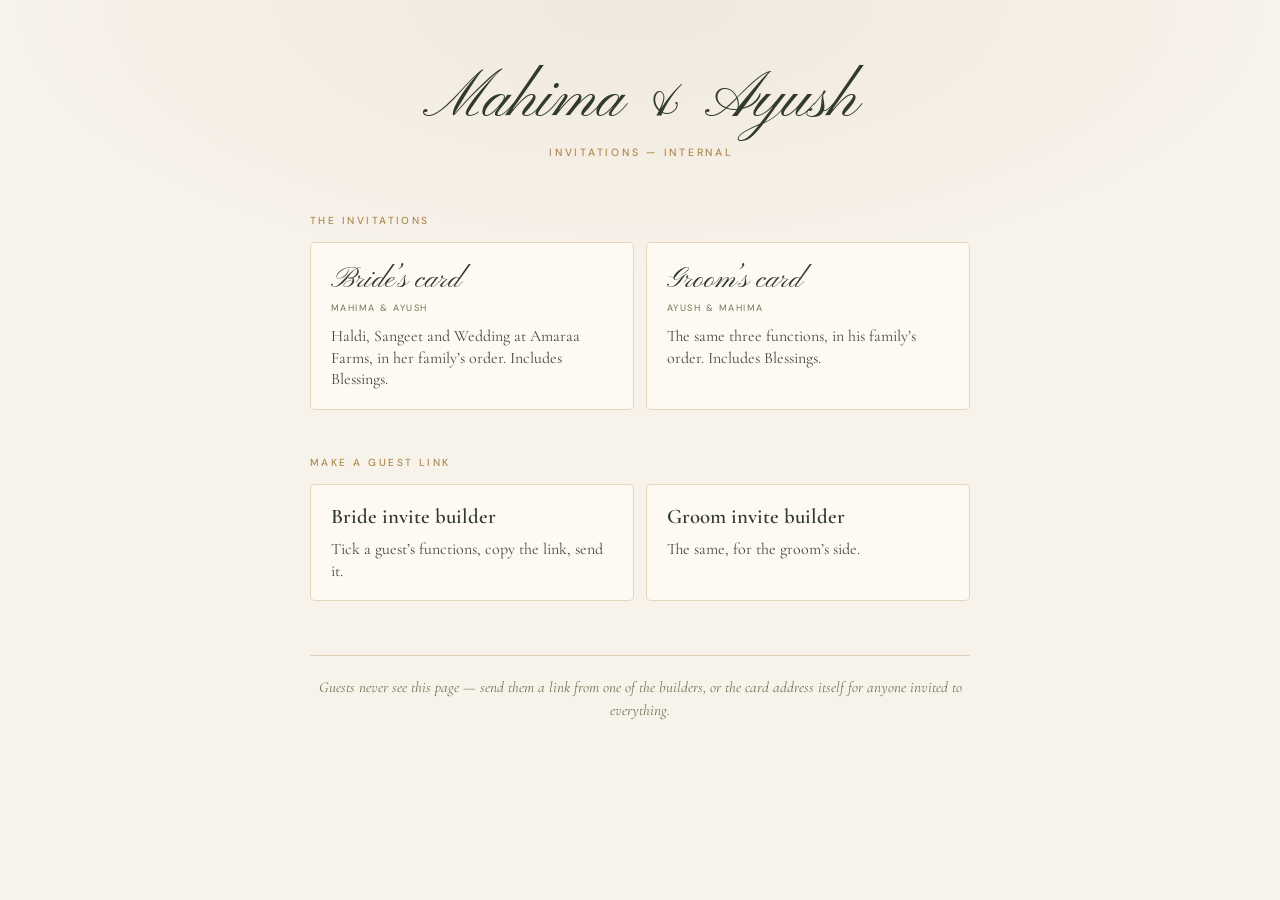
<file: index.html>
<!DOCTYPE html>
<html lang="en">
<head>
  <meta charset="UTF-8" />
  <meta name="viewport" content="width=device-width, initial-scale=1.0" />
  <!-- The way in for the family, not for guests: guests get a direct link
       to their own card. Nothing here should be indexed. -->
  <meta name="robots" content="noindex, nofollow" />
  <title>Mahima &amp; Ayush — invitations</title>

  <link rel="icon" type="image/png" sizes="32x32" href="favicon.png" />
  <link rel="apple-touch-icon" href="apple-touch-icon.png" />
  <link rel="preconnect" href="https://fonts.googleapis.com" />
  <link rel="preconnect" href="https://fonts.gstatic.com" crossorigin />
  <link href="https://fonts.googleapis.com/css2?family=Cormorant+Garamond:wght@400;500;600&family=DM+Sans:wght@400;500&family=Pinyon+Script&display=swap" rel="stylesheet" />

<style>
  :root {
    --ground: #f7f2ea;
    --deep:   #313b29;
    --ink:    #474936;
    --olive:  #6d7654;
    --gold:   #ae8950;
    --line:   rgba(174,137,80,.32);
    --sans:   "DM Sans", system-ui, -apple-system, "Segoe UI", sans-serif;
    --body:   "Cormorant Garamond", Georgia, serif;
    --script: "Pinyon Script", cursive;
  }
  * { box-sizing: border-box; }
  body {
    margin: 0;
    min-height: 100svh;
    padding: clamp(34px, 8vw, 68px) clamp(18px, 5vw, 34px) 60px;
    background:
      radial-gradient(ellipse 80% 50% at 50% 0%, rgba(174,137,80,.09), transparent 62%),
      var(--ground);
    color: var(--ink);
    font-family: var(--body);
    font-size: 17px;
    line-height: 1.5;
  }
  main { max-width: 660px; margin: 0 auto; }

  header { text-align: center; margin-bottom: clamp(30px, 6vh, 52px); }
  h1 {
    margin: 0;
    color: var(--deep);
    font-family: var(--script);
    font-weight: 400;
    font-size: clamp(2.8rem, 12vw, 4rem);
    line-height: 1.05;
  }
  .sub {
    margin: 10px 0 0;
    color: var(--gold);
    font-family: var(--sans);
    font-size: .66rem;
    font-weight: 500;
    letter-spacing: .26em;
    text-indent: .26em;
    text-transform: uppercase;
  }

  h2 {
    margin: 0 0 14px;
    color: var(--gold);
    font-family: var(--sans);
    font-size: .64rem;
    font-weight: 500;
    letter-spacing: .24em;
    text-transform: uppercase;
  }
  section + section { margin-top: clamp(30px, 5vh, 46px); }

  .grid { display: grid; gap: 12px; grid-template-columns: 1fr 1fr; }
  @media (max-width: 520px) { .grid { grid-template-columns: 1fr; } }

  .card {
    display: block;
    padding: 20px 20px 18px;
    border: 1px solid var(--line);
    border-radius: 5px;
    background: rgba(255,252,246,.8);
    text-decoration: none;
    transition: border-color .2s ease, background .2s ease, transform .2s ease;
  }
  .card:hover {
    border-color: rgba(174,137,80,.7);
    background: #fffdf9;
    transform: translateY(-2px);
  }
  .card-name {
    display: block;
    color: var(--deep);
    font-family: var(--script);
    font-size: 1.9rem;
    line-height: 1.15;
  }
  .card-what {
    display: block;
    margin-top: 4px;
    color: var(--olive);
    font-family: var(--sans);
    font-size: .58rem;
    letter-spacing: .16em;
    text-transform: uppercase;
  }
  .card-note {
    display: block;
    margin-top: 10px;
    color: var(--ink);
    font-size: 1rem;
    line-height: 1.35;
  }

  .tool .card-name { font-family: var(--body); font-size: 1.3rem; font-weight: 600; }

  footer {
    margin-top: clamp(36px, 6vh, 58px);
    padding-top: 20px;
    border-top: 1px solid var(--line);
    color: var(--olive);
    font-size: .95rem;
    font-style: italic;
    text-align: center;
  }
</style>
</head>
<body>
<main>
  <header>
    <h1>Mahima &amp; Ayush</h1>
    <p class="sub">Invitations — internal</p>
  </header>

  <section>
    <h2>The invitations</h2>
    <div class="grid">
      <a class="card" href="bride.html">
        <span class="card-name">Bride’s card</span>
        <span class="card-what">Mahima &amp; Ayush</span>
        <span class="card-note">Haldi, Sangeet and Wedding at Amaraa Farms, in her family’s order. Includes Blessings.</span>
      </a>
      <a class="card" href="groom.html">
        <span class="card-name">Groom’s card</span>
        <span class="card-what">Ayush &amp; Mahima</span>
        <span class="card-note">The same three functions, in his family’s order. Includes Blessings.</span>
      </a>
    </div>
  </section>

  <section>
    <h2>Make a guest link</h2>
    <div class="grid">
      <a class="card tool" href="bride-invite-builder.html">
        <span class="card-name">Bride invite builder</span>
        <span class="card-note">Tick a guest’s functions, copy the link, send it.</span>
      </a>
      <a class="card tool" href="groom-invite-builder.html">
        <span class="card-name">Groom invite builder</span>
        <span class="card-note">The same, for the groom’s side.</span>
      </a>
    </div>
  </section>

  <footer>
    Guests never see this page — send them a link from one of the builders,
    or the card address itself for anyone invited to everything.
  </footer>
</main>
</body>
</html>
</file>
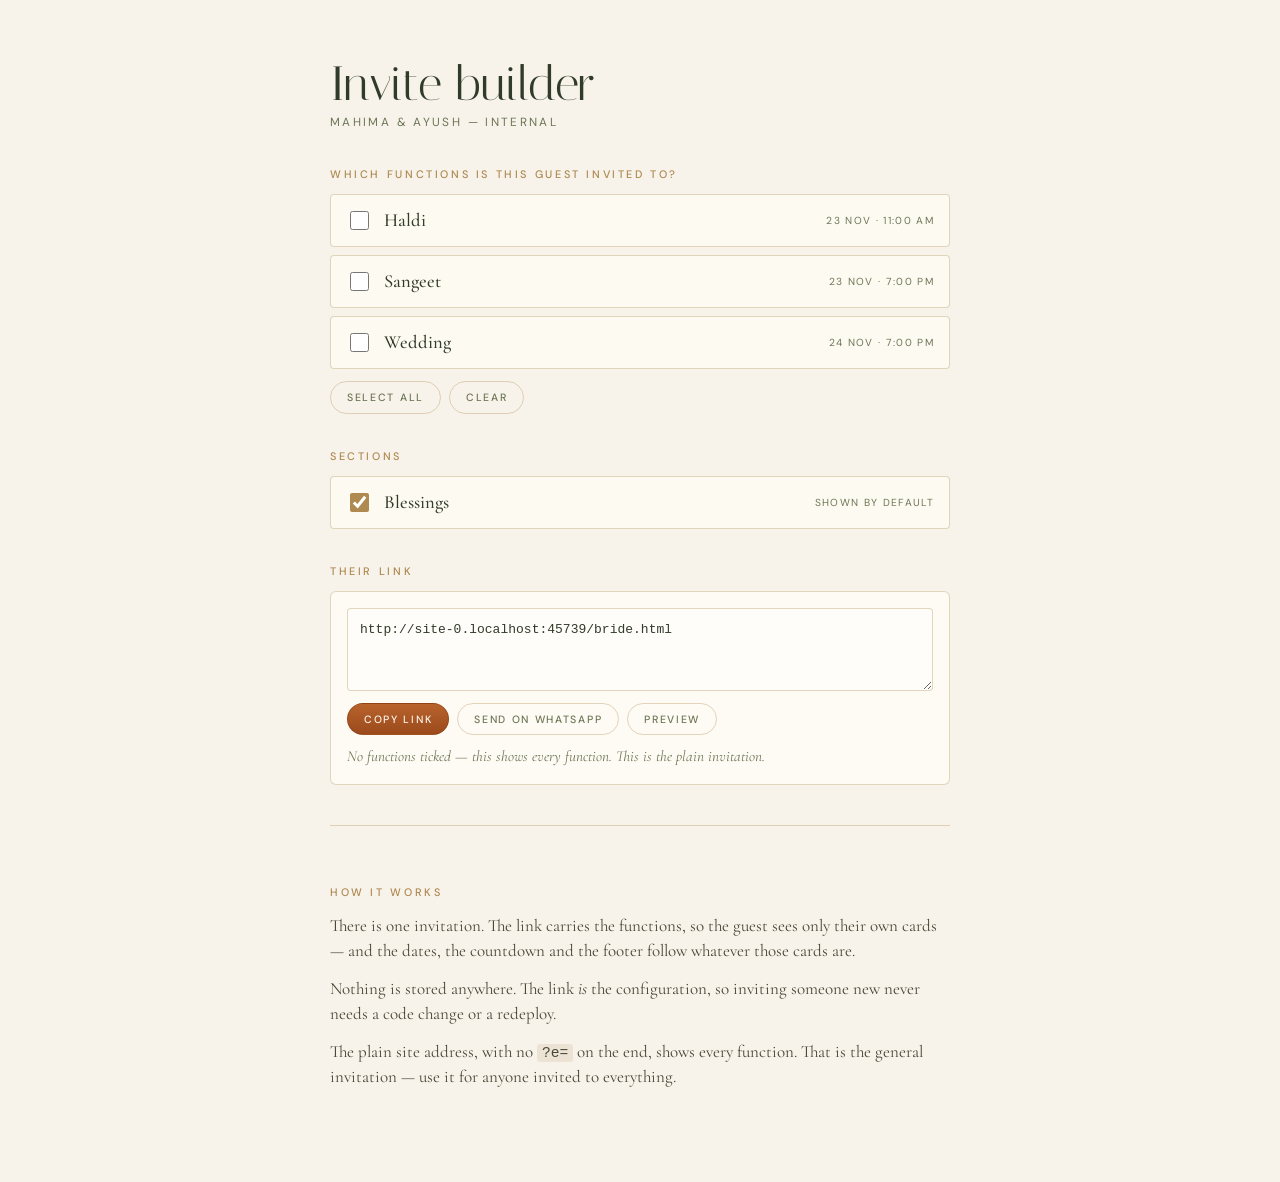
<file: bride-invite-builder.html>
<!DOCTYPE html>
<html lang="en">
<head>
  <meta charset="UTF-8" />
  <meta name="viewport" content="width=device-width, initial-scale=1.0" />
  <!-- Not for guests. Nothing links here, and this keeps it out of search
       results if anyone ever shares the URL by accident. -->
  <meta name="robots" content="noindex, nofollow" />
  <title>Invite builder — Mahima &amp; Ayush</title>

  <link rel="icon" type="image/png" sizes="32x32" href="favicon.png" />
  <link rel="preconnect" href="https://fonts.googleapis.com" />
  <link rel="preconnect" href="https://fonts.gstatic.com" crossorigin />
  <link href="https://fonts.googleapis.com/css2?family=Cormorant+Garamond:wght@400;500;600&family=DM+Sans:wght@400;500&family=Italiana&display=swap" rel="stylesheet" />

<style>
  :root {
    --ground: #f7f2ea;
    --deep:   #313b29;
    --ink:    #474936;
    --olive:  #6d7654;
    --gold:   #ae8950;
    --line:   rgba(174,137,80,.34);
    --sans:   "DM Sans", system-ui, -apple-system, "Segoe UI", sans-serif;
    --body:   "Cormorant Garamond", Georgia, serif;
  }
  * { box-sizing: border-box; }
  body {
    margin: 0;
    padding: clamp(28px, 6vw, 60px) clamp(18px, 5vw, 34px) 80px;
    background: var(--ground);
    color: var(--ink);
    font-family: var(--body);
    font-size: 17px;
    line-height: 1.5;
  }
  main { max-width: 620px; margin: 0 auto; }

  h1 {
    margin: 0 0 6px;
    color: var(--deep);
    font-family: Italiana, serif;
    font-weight: 400;
    font-size: clamp(2.2rem, 8vw, 3rem);
    line-height: 1;
  }
  .sub {
    margin: 0 0 34px;
    color: var(--olive);
    font-family: var(--sans);
    font-size: .74rem;
    letter-spacing: .2em;
    text-transform: uppercase;
  }
  h2 {
    margin: 34px 0 12px;
    color: var(--gold);
    font-family: var(--sans);
    font-size: .68rem;
    font-weight: 500;
    letter-spacing: .24em;
    text-transform: uppercase;
  }

  /* ── the function list ── */
  .events { display: grid; gap: 8px; }
  .evt {
    display: flex;
    align-items: center;
    gap: 12px;
    padding: 13px 15px;
    border: 1px solid var(--line);
    border-radius: 4px;
    background: rgba(255,252,246,.72);
    cursor: pointer;
    transition: border-color .18s ease, background .18s ease;
  }
  .evt:hover { border-color: rgba(174,137,80,.7); background: #fffdf9; }
  .evt input { width: 19px; height: 19px; accent-color: var(--gold); cursor: pointer; flex: none; }
  .evt-name { flex: 1; color: var(--deep); font-size: 1.16rem; font-weight: 500; line-height: 1.15; }
  .evt-when {
    color: var(--olive);
    font-family: var(--sans);
    font-size: .64rem;
    letter-spacing: .13em;
    text-transform: uppercase;
    text-align: right;
    white-space: nowrap;
  }

  .row { display: flex; flex-wrap: wrap; gap: 8px; margin-top: 12px; }
  button {
    padding: .55rem 1rem;
    border: 1px solid var(--line);
    border-radius: 999px;
    background: transparent;
    color: var(--olive);
    font-family: var(--sans);
    font-size: .66rem;
    font-weight: 500;
    letter-spacing: .16em;
    text-transform: uppercase;
    cursor: pointer;
    transition: background .18s ease, border-color .18s ease;
  }
  button:hover { background: rgba(174,137,80,.1); border-color: rgba(174,137,80,.6); }

  /* ── the result ── */
  .out {
    margin-top: 10px;
    padding: 16px;
    border: 1px solid var(--line);
    border-radius: 6px;
    background: rgba(255,252,246,.85);
  }
  .link {
    display: block;
    width: 100%;
    padding: 12px;
    border: 1px solid var(--line);
    border-radius: 4px;
    background: #fffdf9;
    color: var(--deep);
    font-family: ui-monospace, SFMono-Regular, Menlo, Consolas, monospace;
    font-size: 13px;
    line-height: 1.45;
    word-break: break-all;
    resize: vertical;
    min-height: 76px;
  }
  .actions { display: flex; flex-wrap: wrap; gap: 8px; margin-top: 12px; }
  .primary {
    border-color: rgba(124,56,15,.4);
    background: linear-gradient(180deg, #b8632c, #9c4a1c);
    color: #fdf6ec;
  }
  .primary:hover { filter: brightness(1.07); background: linear-gradient(180deg, #b8632c, #9c4a1c); }
  .note {
    margin: 10px 0 0;
    color: var(--olive);
    font-size: .95rem;
    font-style: italic;
  }
  .warn { color: #a4213c; font-style: normal; }
  code {
    padding: 1px 5px;
    border-radius: 3px;
    background: rgba(174,137,80,.14);
    font-family: ui-monospace, SFMono-Regular, Menlo, Consolas, monospace;
    font-size: .86em;
  }
  .how { margin-top: 40px; padding-top: 24px; border-top: 1px solid var(--line); }
  .how p { margin: 0 0 12px; }
</style>
</head>
<body>
<main>
  <h1>Invite builder</h1>
  <p class="sub">Mahima &amp; Ayush — internal</p>

  <h2>Which functions is this guest invited to?</h2>
  <div class="events" id="events"></div>
  <div class="row">
    <button type="button" id="all">Select all</button>
    <button type="button" id="none">Clear</button>
  </div>

  <h2>Sections</h2>
  <div class="events">
    <label class="evt">
      <input type="checkbox" id="blessings" checked />
      <span class="evt-name">Blessings</span>
      <span class="evt-when">Shown by default</span>
    </label>
  </div>

  <h2>Their link</h2>
  <div class="out">
    <textarea class="link" id="link" readonly rows="3"></textarea>
    <div class="actions">
      <button type="button" class="primary" id="copy">Copy link</button>
      <button type="button" id="wa">Send on WhatsApp</button>
      <button type="button" id="open">Preview</button>
    </div>
    <p class="note" id="note"></p>
  </div>

  <div class="how">
    <h2>How it works</h2>
    <p>There is one invitation. The link carries the functions, so the guest
       sees only their own cards — and the dates, the countdown and the
       footer follow whatever those cards are.</p>
    <p>Nothing is stored anywhere. The link <em>is</em> the configuration, so
       inviting someone new never needs a code change or a redeploy.</p>
    <p>The plain site address, with no <code>?e=</code> on the end, shows every
       function. That is the general invitation — use it for anyone invited to
       everything.</p>
  </div>
</main>

<script>
/* Kept deliberately in step with CONFIG.events in script.js. The ids are
   what a link carries, so renaming one here without renaming it there
   breaks every link already sent. */
const EVENTS = [
  { id: 'haldi',   name: 'Haldi',   when: '23 Nov · 11:00 am' },
  { id: 'sangeet', name: 'Sangeet', when: '23 Nov · 7:00 pm' },
  { id: 'wedding', name: 'Wedding', when: '24 Nov · 7:00 pm' },
];

const SITE = new URL('bride.html', location.href).href;

const host = document.getElementById('events');
const out  = document.getElementById('link');
const note = document.getElementById('note');

EVENTS.forEach((e) => {
  const l = document.createElement('label');
  l.className = 'evt';
  l.innerHTML = '<input type="checkbox" value="' + e.id + '" />'
              + '<span class="evt-name"></span>'
              + '<span class="evt-when"></span>';
  l.querySelector('.evt-name').textContent = e.name;
  l.querySelector('.evt-when').textContent = e.when;
  host.appendChild(l);
});

const boxes = () => [...host.querySelectorAll('input')];
const chosen = () => boxes().filter(b => b.checked).map(b => b.value);

function build() {
  const picked = chosen();
  const blessings = document.getElementById('blessings').checked;
  const params = [];
  let msg;

  /* Everything ticked is the same link as nothing ticked — the plain
     invitation — so neither adds a list. Only a real subset does. */
  if (!picked.length) {
    msg = 'No functions ticked — this shows every function.';
  } else if (picked.length === EVENTS.length) {
    msg = 'Every function ticked, so no list is needed.';
  } else {
    params.push('e=' + picked.join(','));
    msg = picked.length + ' of ' + EVENTS.length + ' functions. This guest sees only those cards.';
  }

  /* Blessings show unless the link says otherwise, so only the OFF case
     needs a parameter. */
  if (!blessings) {
    params.push('b=0');
    msg += ' Blessings hidden.';
  }

  const url = SITE + (params.length ? '?' + params.join('&') : '');
  out.value = url;
  note.textContent = params.length ? msg : msg + ' This is the plain invitation.';
  note.className = 'note';
  return url;
}

host.addEventListener('change', build);
document.getElementById('blessings').addEventListener('change', build);
document.getElementById('all').addEventListener('click', () => { boxes().forEach(b => b.checked = true); build(); });
document.getElementById('none').addEventListener('click', () => { boxes().forEach(b => b.checked = false); build(); });

document.getElementById('copy').addEventListener('click', async () => {
  const url = build();
  try {
    await navigator.clipboard.writeText(url);
    note.textContent = 'Copied.';
  } catch (err) {
    /* clipboard is blocked outside a secure context — select it instead
       so the link can still be copied by hand */
    out.select();
    note.textContent = 'Could not copy automatically — the link is selected, press Ctrl+C.';
    note.className = 'note warn';
  }
});

document.getElementById('wa').addEventListener('click', () => {
  const url = build();
  const text = 'With joyous hearts, we invite you to celebrate with us.\n\n' + url;
  window.open('https://wa.me/?text=' + encodeURIComponent(text), '_blank', 'noopener');
});

document.getElementById('open').addEventListener('click', () => {
  window.open(build(), '_blank', 'noopener');
});

build();
</script>
</body>
</html>
</file>
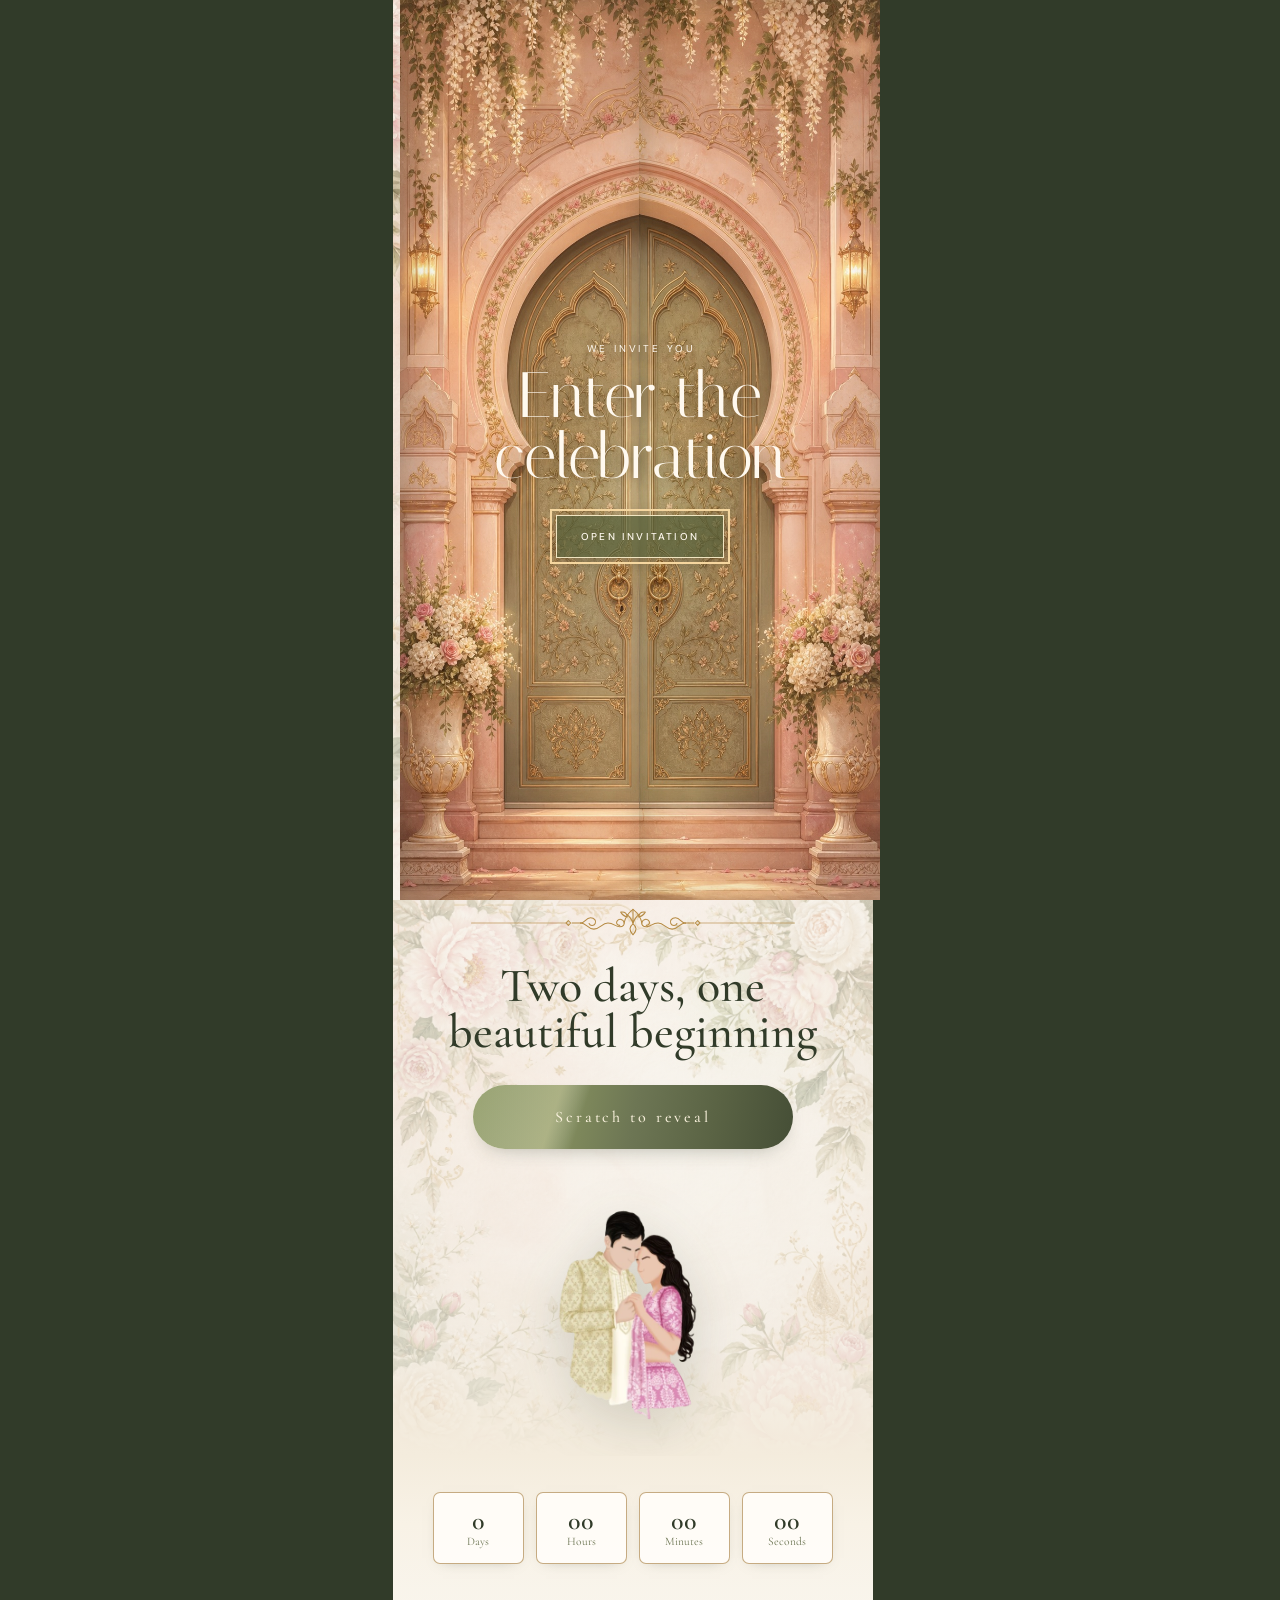
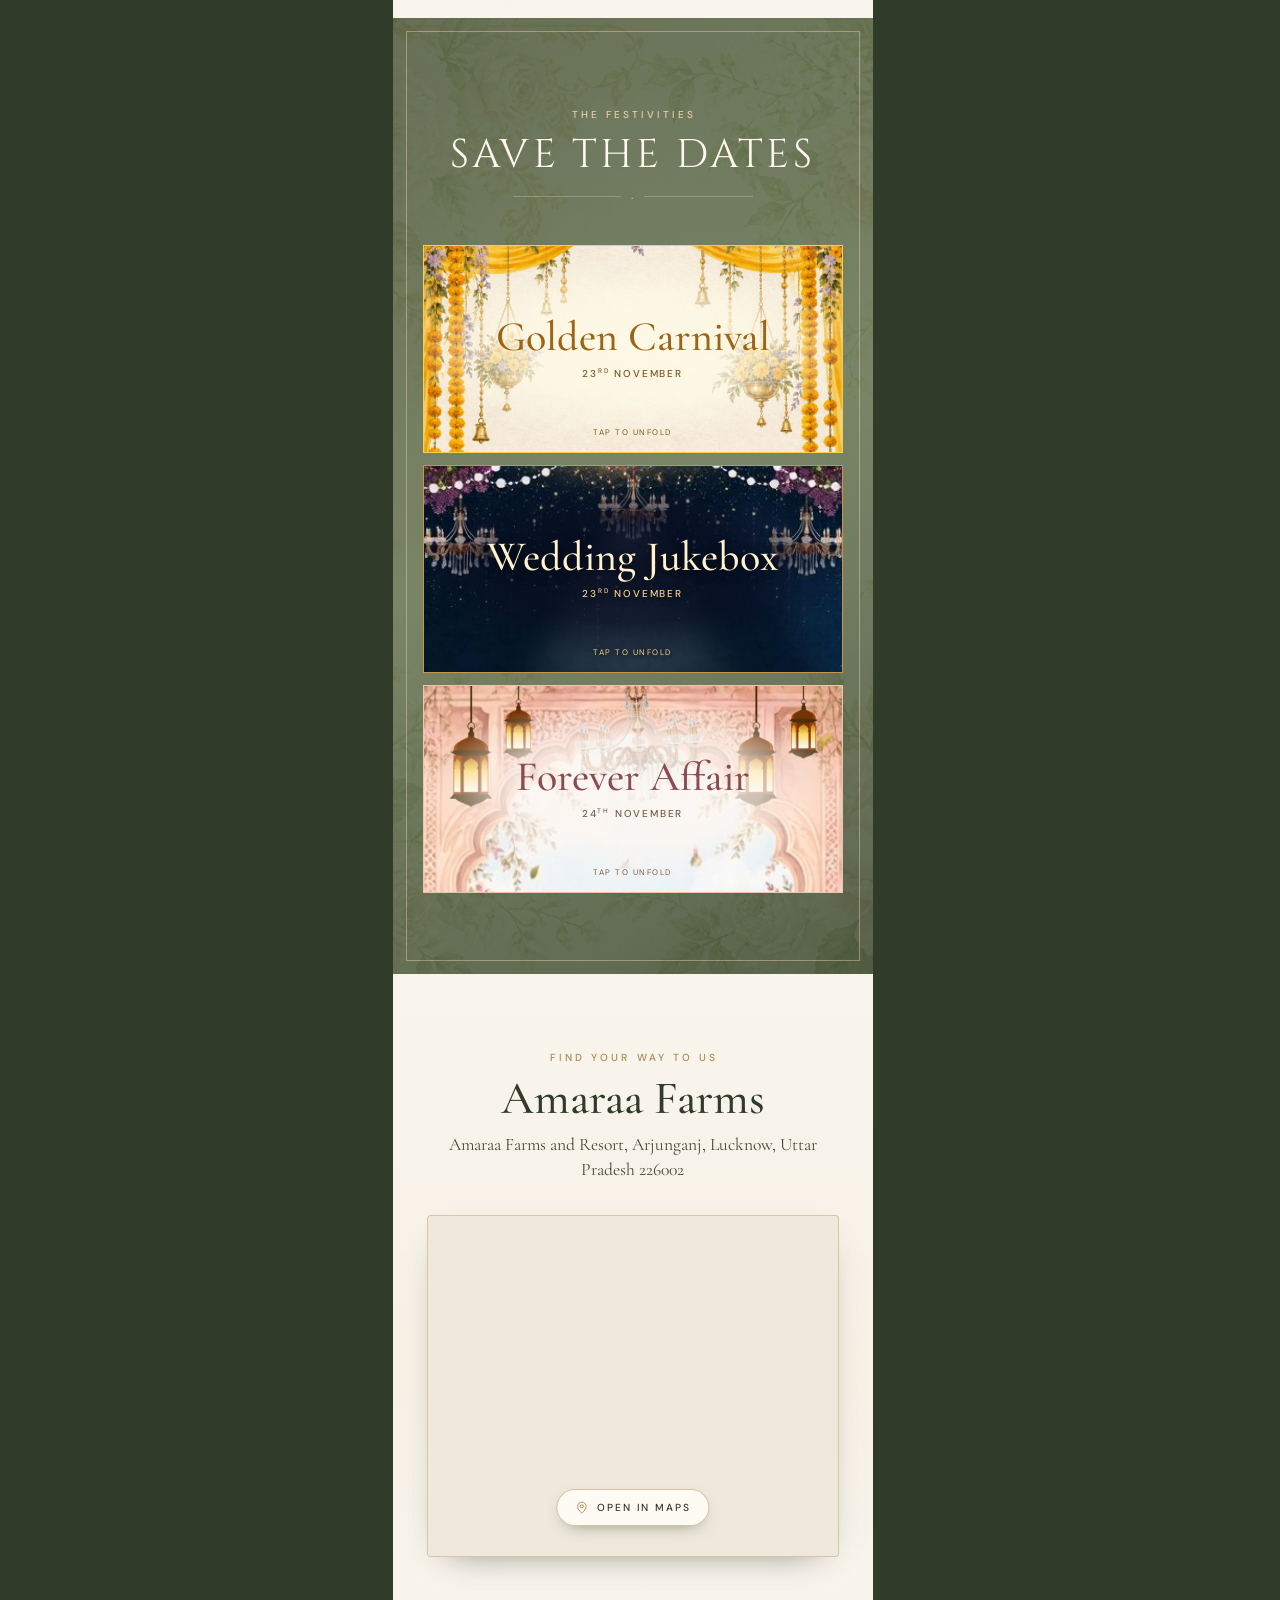
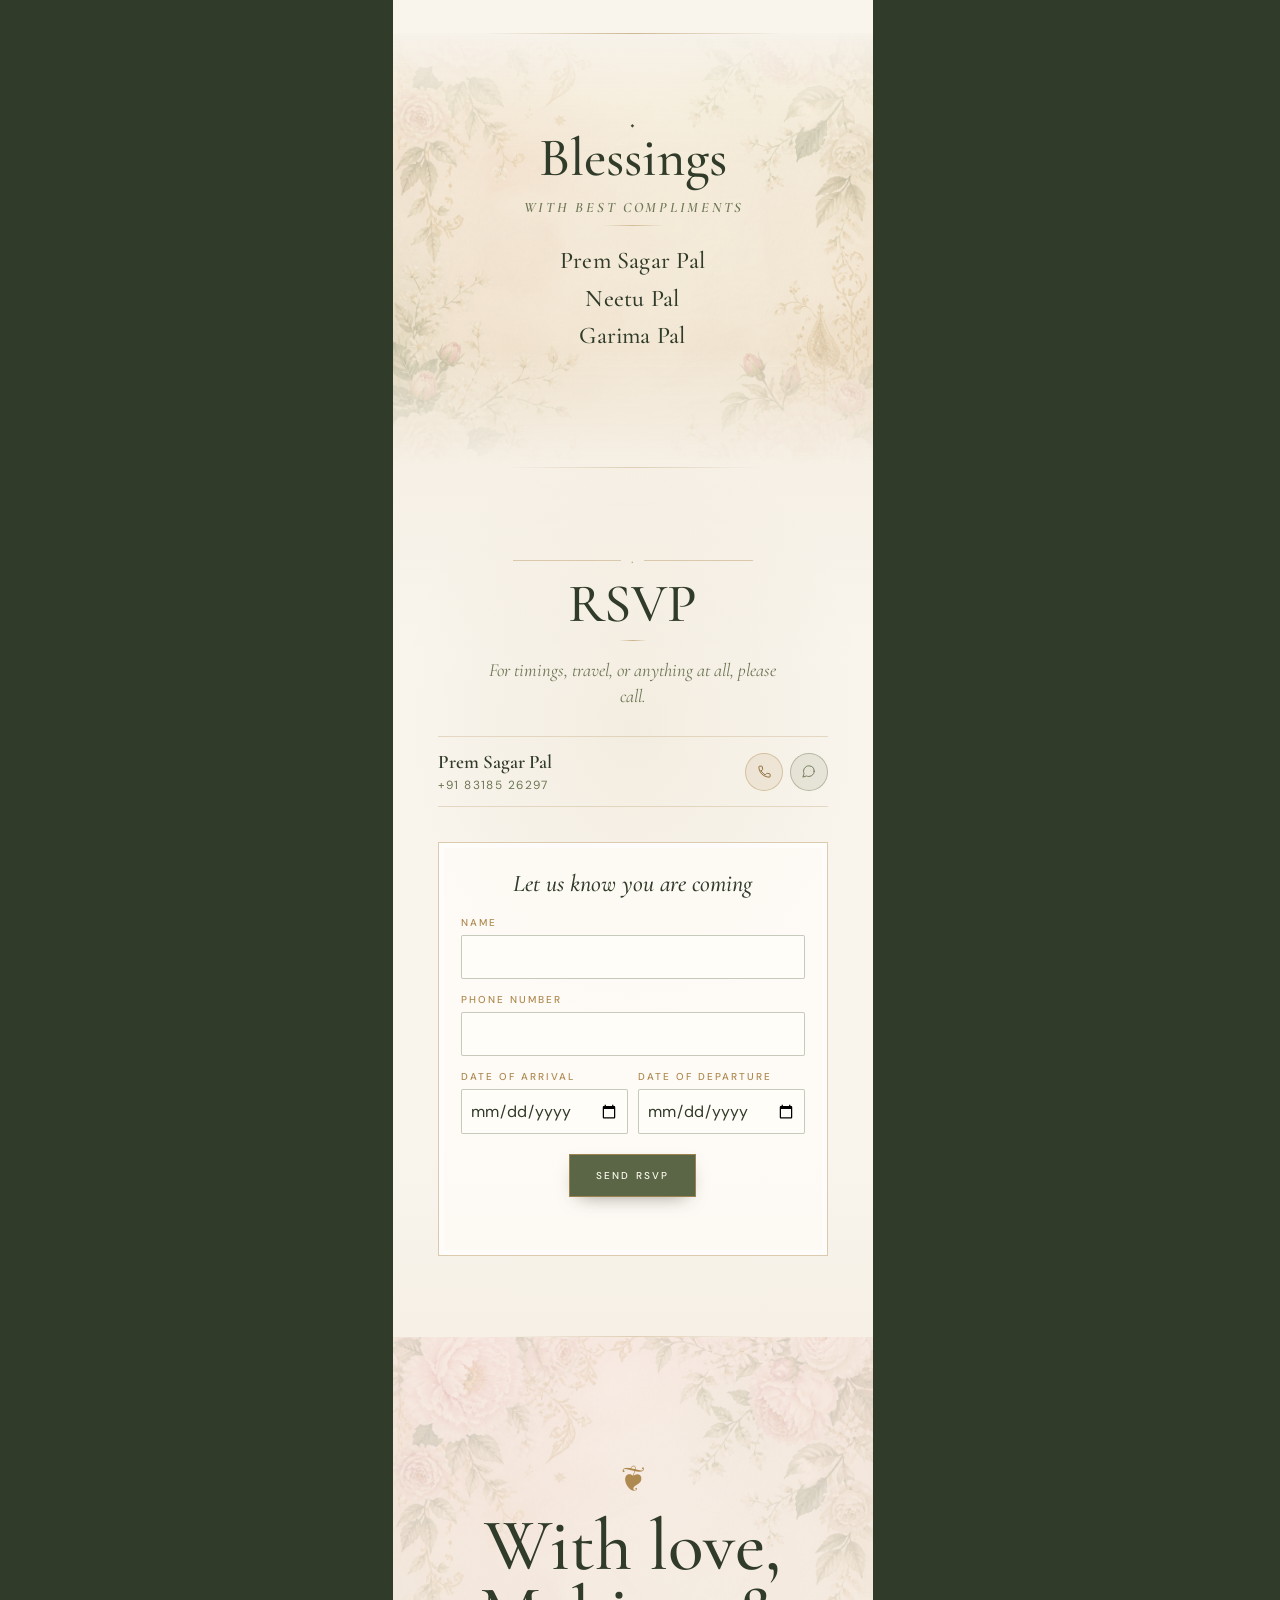
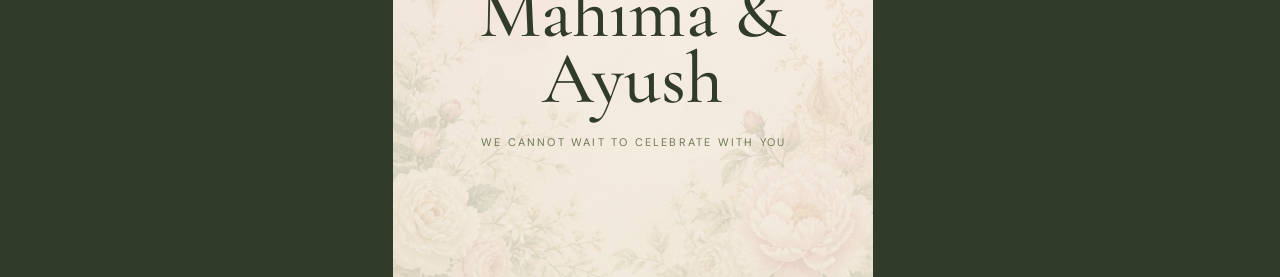
<file: bride.html>
<!DOCTYPE html>
<html lang="en" data-invite-side="bride">
<head>
  <meta charset="UTF-8" />
  <meta name="viewport" content="width=device-width, initial-scale=1.0, viewport-fit=cover, maximum-scale=1" />
  <meta name="color-scheme" content="only light" />
  <meta name="theme-color" content="#f6ead9" />
  <title>Mahima &amp; Ayush | Amaraa Farms, Lucknow</title>

  <meta name="description" content="With love, Mahima &amp; Ayush invite you to celebrate their wedding at Amaraa Farms, Lucknow." />

  <!-- Share card for WhatsApp, iMessage and the rest: the couple's own
       monogram artwork, centred on 1200x630. The image paths must stay
       absolute (a relative path is the usual reason a shared link comes
       through with no picture). Change the host if the invitation ever
       moves off GitHub Pages. -->
  <meta property="og:type" content="website" />
  <meta property="og:site_name" content="Mahima &amp; Ayush" />
  <meta property="og:title" content="Mahima &amp; Ayush | Wedding Invitation" />
  <meta property="og:description" content="With love, Mahima &amp; Ayush invite you to celebrate their wedding at Amaraa Farms, Lucknow." />
  <meta property="og:url" content="https://manmeetsingh28603.github.io/WeddingCardWebsite2/" />
  <meta property="og:image" content="https://manmeetsingh28603.github.io/WeddingCardWebsite2/assets/og/og.jpg" />
  <meta property="og:image:width" content="1200" />
  <meta property="og:image:height" content="630" />
  <meta property="og:image:alt" content="Mahima &amp; Ayush monogram" />
  <meta name="twitter:card" content="summary_large_image" />
  <meta name="twitter:image" content="https://manmeetsingh28603.github.io/WeddingCardWebsite2/assets/og/og.jpg" />
  <meta name="twitter:title" content="Mahima &amp; Ayush | Wedding Invitation" />
  <meta name="twitter:description" content="With love, Mahima &amp; Ayush invite you to celebrate their wedding at Amaraa Farms, Lucknow." />

  <!-- No favicon or touch icon either: both were the previous card's RR
       monogram. Drop a 32x32 favicon.png and a 180x180 apple-touch-icon.png
       in the root and link them back here. -->

  <!-- The faces of the couple's own announcement site: Italiana for the
       names, Cormorant Garamond for reading and headings, Cinzel for the
       Save the Dates title, DM Sans for eyebrows and small caps. -->
  <link rel="preconnect" href="https://fonts.googleapis.com" />
  <link rel="preconnect" href="https://fonts.gstatic.com" crossorigin />
  <link href="https://fonts.googleapis.com/css2?family=Cinzel:wght@400;500;600;700&family=Cormorant+Garamond:ital,wght@0,300;0,400;0,500;0,600;0,700;1,400;1,600&family=DM+Sans:wght@400;500&family=Italiana&display=swap" rel="stylesheet" />

  <!-- The doors are the first thing on screen, and the floral ground is
       what they open onto. -->
  <link rel="preload" as="image" href="assets/gate/royal-doors.jpg" fetchpriority="high" />
  <link rel="preload" as="image" href="assets/hero/floral-frame.jpg" />
  <link rel="stylesheet" href="style.css" />
</head>
<body>

<!-- ============================================================
     Ornament library. The original invitation used bespoke painted
     artwork for the arch, the cartouche and the rules; those files
     were not supplied, so the shapes are drawn here instead and
     tinted by CSS. Swap a <use> for an <img> if artwork arrives.
     ============================================================ -->
<svg width="0" height="0" aria-hidden="true" focusable="false" style="position:absolute">
  <defs>
<!-- cusped cartouche behind each countdown number -->
    <symbol id="orn-cartouche" viewBox="0 0 150 200">
      <path d="M75 4c6 8 14 12 24 13-6 7-6 14-1 20 14 2 26 8 33 18 8 11 11 24 11 42v56c0 18-3 31-11 42-7 10-19 16-33 18 5 6 5 13 1 20-10 1-18 5-24 13-6-8-14-12-24-13-4-7-4-14 1-20-14-2-26-8-33-18-8-11-11-24-11-42v-56c0-18 3-31 11-42 7-10 19-16 33-18-5-6-5-13-1-20 10-1 18-5 24-13z"
            fill="rgba(255,252,246,.82)" stroke="currentColor" stroke-width="2"/>
      <path d="M75 18c5 6 11 9 19 10-4 5-4 11 0 16 12 2 21 7 27 15 7 9 9 20 9 36v50c0 16-2 27-9 36-6 8-15 13-27 15 4 5 4 11 0 16-8 1-14 4-19 10-5-6-11-9-19-10-4-5-4-11 0-16-12-2-21-7-27-15-7-9-9-20-9-36v-50c0-16 2-27 9-36 6-8 15-13 27-15-4-5-4-11 0-16 8-1 14-4 19-10z"
            fill="none" stroke="currentColor" stroke-width=".9" opacity=".55"/>
    </symbol>

<!-- phone / whatsapp glyphs for RSVP -->
    <symbol id="ic-phone" viewBox="0 0 24 24">
      <path d="M6.6 10.8c1.4 2.8 3.8 5.1 6.6 6.6l2.2-2.2c.27-.27.67-.36 1.02-.24 1.12.37 2.32.57 3.58.57.55 0 1 .45 1 1V20c0 .55-.45 1-1 1C10.29 21 3 13.71 3 4.5c0-.55.45-1 1-1H7.5c.55 0 1 .45 1 1 0 1.26.2 2.46.57 3.57.12.36.03.76-.24 1.02L6.6 10.8z"
            fill="none" stroke="currentColor" stroke-width="1.5" stroke-linecap="round" stroke-linejoin="round"/>
    </symbol>
    <symbol id="ic-wa" viewBox="0 0 24 24">
      <path d="M21 11.5a8.38 8.38 0 0 1-.9 3.8 8.5 8.5 0 0 1-7.6 4.7 8.38 8.38 0 0 1-3.8-.9L3 21l1.9-5.7a8.38 8.38 0 0 1-.9-3.8 8.5 8.5 0 0 1 4.7-7.6 8.38 8.38 0 0 1 3.8-.9h.5a8.48 8.48 0 0 1 8 8v.5z"
            fill="none" stroke="currentColor" stroke-width="1.5" stroke-linecap="round" stroke-linejoin="round"/>
    </symbol>

    <!-- map pin, for the venue link -->
    <symbol id="ic-pin" viewBox="0 0 24 24">
      <path d="M12 21.2s6.8-5.7 6.8-11a6.8 6.8 0 1 0-13.6 0c0 5.3 6.8 11 6.8 11z"
            fill="none" stroke="currentColor" stroke-width="1.5" stroke-linejoin="round"/>
      <circle cx="12" cy="10.1" r="2.5" fill="none" stroke="currentColor" stroke-width="1.5"/>
    </symbol>
  </defs>
</svg>


<div id="device-frame">

  <!-- ============================================================
       Entrance — the royal doors, as on the couple's own announcement
       site. One image, assets/gate/royal-doors.jpg, is split down the
       middle: each door carries half of it and slides off its own side
       when the button is pressed. The press is also what starts the score.
       ============================================================ -->
  <div class="entrance" id="introScreen">
    <div class="door door-left" aria-hidden="true"></div>
    <div class="door door-right" aria-hidden="true"></div>
    <div class="door-copy">
      <p class="door-eyebrow">We invite you</p>
      <h2 class="door-title">Enter the celebration</h2>
      <button class="open-button" id="openInvitation" type="button">Open invitation</button>
    </div>
  </div>


  <!-- ============================================================
       Hero — the invitation card itself.

       The floral ground is assets/hero/floral-frame.jpg, the artwork from
       the couple's own announcement site.
       ============================================================ -->
  <section class="hero-screen" id="hero" aria-label="Wedding invitation">
    <div class="hero-frame" aria-hidden="true"></div>
    <div class="hero-veil" aria-hidden="true"></div>

    <div class="hero-content">
      <p class="hero-eyebrow" data-hero-eyebrow>Together with our families</p>
      <span class="hero-mark" aria-hidden="true" data-hero-mark>&#2384;</span>

      <h1 class="hero-names">
        <span class="hero-person" data-person="bride"><span class="hero-name" data-bride-name>Mahima</span><span class="hero-lineage" data-bride-lineage></span></span>
        <span class="hero-amp" aria-hidden="true">&amp;</span>
        <span class="hero-person" data-person="groom"><span class="hero-name" data-groom-name>Ayush</span><span class="hero-lineage" data-groom-lineage></span></span>
      </h1>

      <p class="hero-invite" data-hero-invite></p>
      <p class="hero-dates" data-hero-dates></p>
      <span class="hero-sparkle" aria-hidden="true">&#10022;</span>
    </div>

    <div class="scroll-cue" aria-hidden="true">
      <span class="scroll-cue-label">Scroll</span>
      <span class="scroll-arrows"><i></i><i></i><i></i></span>
    </div>
  </section>


  <!-- ============================================================
       Scratch to reveal — a wide gilt bar rather than the oval it
       used to be. Grains fly off under the finger and a shower of
       blossom follows once ~45% is cleared.
       ============================================================ -->
  <section class="scratch-section" id="scratchSection" aria-label="Scratch to reveal the wedding dates">
    <canvas class="petal-canvas" id="petalCanvas" aria-hidden="true"></canvas>
    <canvas class="sand-canvas" id="sandCanvas" aria-hidden="true"></canvas>

    <div class="scratch-card">
      <p class="scratch-heading" data-scratch-heading>Two days, one beautiful beginning</p>

      <div class="scratch-bar" id="scratchFrameWrap">
        <div class="scratch-reveal" id="scratchReveal" aria-live="polite">
          <p class="scratch-date-num" data-date-num>23 &ndash; 24</p>
          <p class="scratch-date-month" data-date-month>November 2026</p>
        </div>

        <canvas class="scratch-canvas" id="scratchCanvas"
                aria-label="Scratch here to reveal the wedding dates"></canvas>

        <!-- No HTML prompt over the bar: "Scratch to reveal" is painted
             into the foil itself by drawFoil(), so it wears away with the
             gilt instead of floating above it. The canvas carries the
             accessible name. -->
        <div class="scratch-glint" id="scratchGlint" aria-hidden="true"></div>
      </div>

      <img class="scratch-couple" src="assets/scratch/couple.webp" alt=""
           draggable="false" loading="lazy" decoding="async"
           onerror="this.style.display='none'" />

    </div>
  </section>


  <!-- ============================================================
       Countdown. A compact strip of four boxes rather than the
       full-height panel it used to be — it sits between the scratch
       card and the cards now, so it has to read as part of that flow
       and not as a screen of its own.
       ============================================================ -->
  <section class="countdown-section" id="countdown" aria-label="Countdown to the celebration">
    <div class="countdown-grid">
      <div class="cd-box countdown-reveal" style="--countdown-delay:80ms">
        <span class="cd-num" data-unit="days">0</span><span class="cd-label">Days</span>
      </div>
      <div class="cd-box countdown-reveal" style="--countdown-delay:170ms">
        <span class="cd-num" data-unit="hours">00</span><span class="cd-label">Hours</span>
      </div>
      <div class="cd-box countdown-reveal" style="--countdown-delay:260ms">
        <span class="cd-num" data-unit="minutes">00</span><span class="cd-label">Minutes</span>
      </div>
      <div class="cd-box countdown-reveal" style="--countdown-delay:350ms">
        <span class="cd-num" data-unit="seconds">00</span><span class="cd-label">Seconds</span>
      </div>
    </div>
  </section>


  <!-- ============================================================
       Save the dates — one card per function, built from
       CONFIG.events. Tapping a card expands it in place into a full
       invitation; see initEventCards() for the FLIP.
       ============================================================ -->
  <section class="schedule" id="events" aria-label="Wedding events">
    <p class="sch-kicker">The festivities</p>
    <h2 class="sch-title">Save the dates</h2>
    <div class="sch-rule" aria-hidden="true">
      <span class="sch-rule-line"></span><span class="sch-rule-diamond">&#9670;</span><span class="sch-rule-line"></span>
    </div>
    <div class="events-grid" id="eventsGrid"></div>
  </section>


  <!-- ============================================================
       Where the celebration is. The embed is Google's keyless
       ?output=embed form, so nothing here needs an API key.
       ============================================================ -->
  <section class="venue" id="venue" aria-label="Venue and directions">
    <div class="venue-inner">
      <p class="venue-kicker" data-venue-kicker>Find your way to us</p>
      <h2 class="venue-name" data-venue-name>Amaraa Farms</h2>
      <p class="venue-address" data-venue-address></p>

      <div class="venue-map">
        <iframe class="venue-map-frame" id="venueMapFrame"
                title="Map showing Amaraa Farms, Lucknow"
                loading="lazy" referrerpolicy="no-referrer-when-downgrade"
                allowfullscreen></iframe>
        <a class="venue-open" id="venueOpen" target="_blank" rel="noopener noreferrer">
          <svg aria-hidden="true"><use href="#ic-pin"/></svg>
          <span>Open in Maps</span>
        </a>
      </div>
    </div>
  </section>


  <!-- ============================================================
       Blessings — one page per side, built from CONFIG.blessings.
       ============================================================ -->
  <section class="blessings" id="blessings" aria-label="Blessings"></section>


  <!-- ============================================================
       RSVP — call / WhatsApp from CONFIG.rsvp, then the reply form.
       ============================================================ -->
  <section class="rsvp" id="rsvp" aria-label="RSVP">
    <div class="rsvp-inner">
      <div class="rsvp-rule" aria-hidden="true">
        <span class="rsvp-rule-line"></span><span class="rsvp-rule-diamond">&#9670;</span><span class="rsvp-rule-line"></span>
      </div>
      <h2 class="rsvp-heading">RSVP</h2>
      <div class="rsvp-sub-rule" aria-hidden="true"></div>
      <p class="rsvp-note">For timings, travel, or anything at all, please call.</p>
      <div id="rsvpLists"></div>

      <!-- The guest's reply. Sent to the Google Sheet behind
           CONFIG.rsvpForm.endpoint — see rsvp-sheet/Code.gs. The hidden
           "website" field is a honeypot: people never see it, bots fill it. -->
      <form class="rsvp-form" id="rsvpForm" novalidate>
        <p class="rsvp-form-title">Let us know you are coming</p>
        <label class="rsvp-field">
          <span>Name</span>
          <input type="text" name="name" autocomplete="name" maxlength="80" required />
        </label>
        <label class="rsvp-field">
          <span>Phone number</span>
          <input type="tel" name="phone" autocomplete="tel" inputmode="tel" maxlength="20" required />
        </label>
        <div class="rsvp-dates">
          <label class="rsvp-field">
            <span>Date of arrival</span>
            <input type="date" name="arrival" />
          </label>
          <label class="rsvp-field">
            <span>Date of departure</span>
            <input type="date" name="departure" />
          </label>
        </div>
        <input class="rsvp-trap" type="text" name="website" tabindex="-1" autocomplete="off" aria-hidden="true" />
        <button class="rsvp-submit" type="submit">Send RSVP</button>
        <p class="rsvp-status" id="rsvpStatus" role="status" aria-live="polite"></p>
      </form>
    </div>
  </section>




  <!-- ============================================================
       Footer. It used to live inside the countdown; the countdown
       moved up under the scratch card and this stayed, because the
       page still has to END here. It carries its own colour tokens
       for that reason — they used to come from .countdown-section.
       ============================================================ -->
  <footer class="wedding-footer" aria-label="Wedding footer">
    <div class="footer-inner">
      <span class="footer-flourish countdown-reveal" aria-hidden="true" style="--countdown-delay:80ms">&#10086;</span>
      <h2 class="footer-names countdown-reveal" style="--countdown-delay:220ms">
        With love,<br /><span data-couple-names>Mahima &amp; Ayush</span>
      </h2>
      <p class="footer-line countdown-reveal" style="--countdown-delay:430ms">We cannot wait to celebrate with you</p>
    </div>
  </footer>

</div><!-- /#device-frame -->


<!-- Background score, assets/music/bgm.mp3. It starts on the Open
     invitation press; with no file the control hides itself. -->
<audio id="bgMusic" src="assets/music/bgm.mp3" preload="auto" aria-hidden="true"></audio>
<button id="musicBtn" class="music-btn" type="button" aria-label="Play music" title="Toggle music" hidden>
  <img class="mb-kamaicha" src="assets/music/kamaicha.png" alt="" aria-hidden="true" draggable="false" />
  <img class="mb-bow" src="assets/music/bow.png" alt="" aria-hidden="true" draggable="false" />
</button>

<script src="script.js"></script>
</body>
</html>
</file>
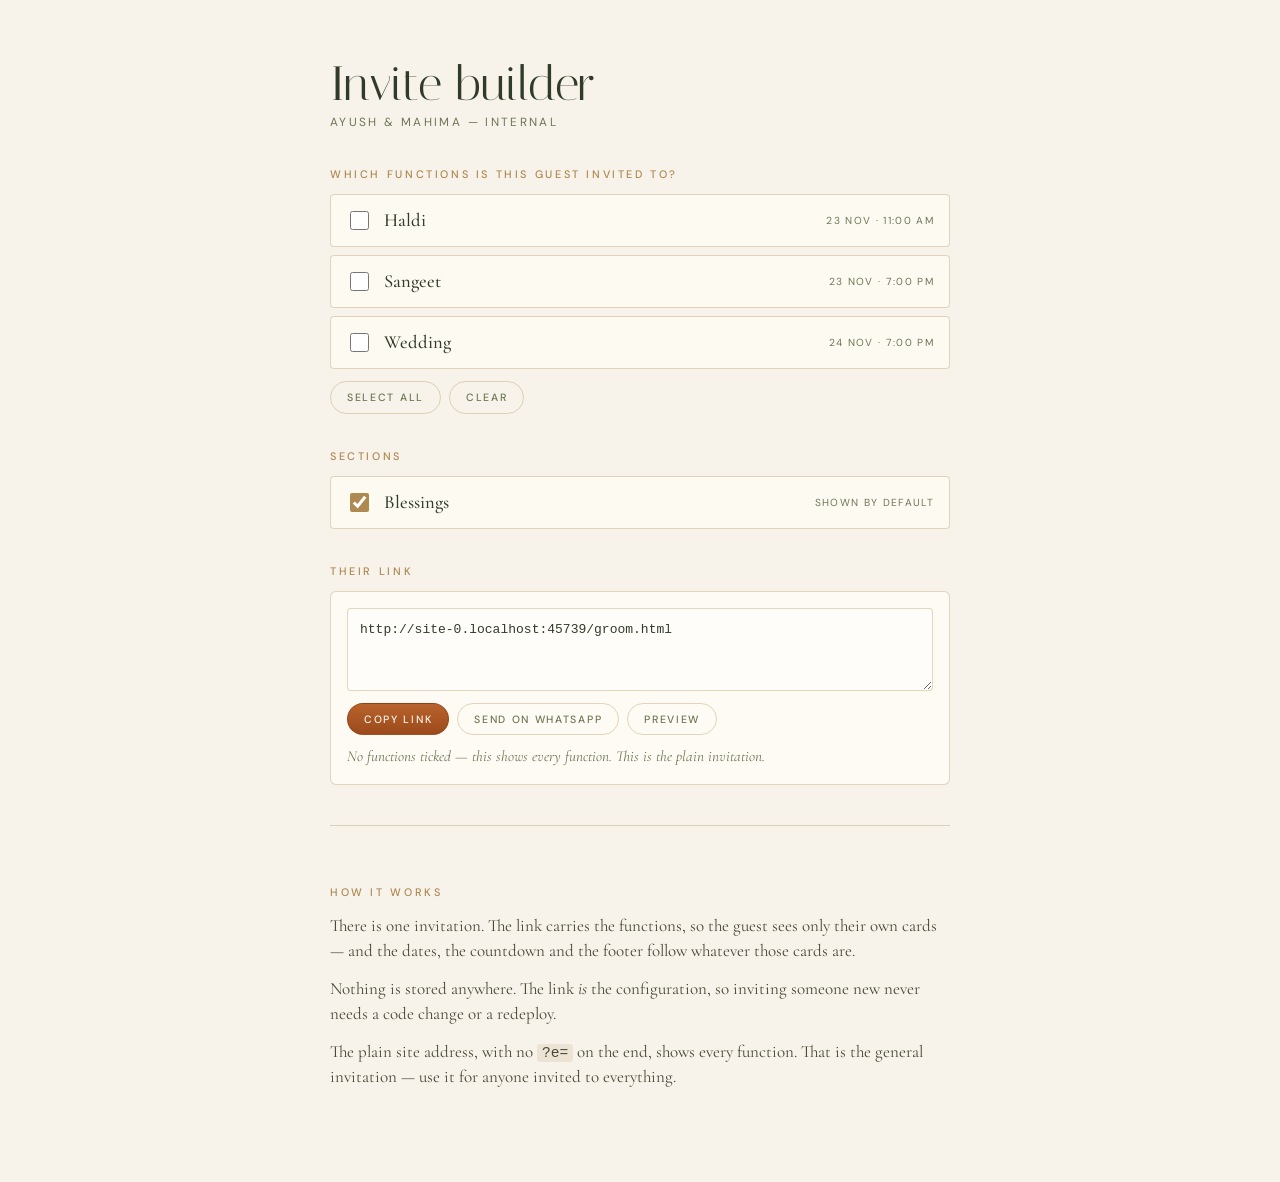
<file: groom-invite-builder.html>
<!DOCTYPE html>
<html lang="en">
<head>
  <meta charset="UTF-8" />
  <meta name="viewport" content="width=device-width, initial-scale=1.0" />
  <!-- Not for guests. Nothing links here, and this keeps it out of search
       results if anyone ever shares the URL by accident. -->
  <meta name="robots" content="noindex, nofollow" />
  <title>Invite builder — Ayush &amp; Mahima</title>

  <link rel="icon" type="image/png" sizes="32x32" href="favicon.png" />
  <link rel="preconnect" href="https://fonts.googleapis.com" />
  <link rel="preconnect" href="https://fonts.gstatic.com" crossorigin />
  <link href="https://fonts.googleapis.com/css2?family=Cormorant+Garamond:wght@400;500;600&family=DM+Sans:wght@400;500&family=Italiana&display=swap" rel="stylesheet" />

<style>
  :root {
    --ground: #f7f2ea;
    --deep:   #313b29;
    --ink:    #474936;
    --olive:  #6d7654;
    --gold:   #ae8950;
    --line:   rgba(174,137,80,.34);
    --sans:   "DM Sans", system-ui, -apple-system, "Segoe UI", sans-serif;
    --body:   "Cormorant Garamond", Georgia, serif;
  }
  * { box-sizing: border-box; }
  body {
    margin: 0;
    padding: clamp(28px, 6vw, 60px) clamp(18px, 5vw, 34px) 80px;
    background: var(--ground);
    color: var(--ink);
    font-family: var(--body);
    font-size: 17px;
    line-height: 1.5;
  }
  main { max-width: 620px; margin: 0 auto; }

  h1 {
    margin: 0 0 6px;
    color: var(--deep);
    font-family: Italiana, serif;
    font-weight: 400;
    font-size: clamp(2.2rem, 8vw, 3rem);
    line-height: 1;
  }
  .sub {
    margin: 0 0 34px;
    color: var(--olive);
    font-family: var(--sans);
    font-size: .74rem;
    letter-spacing: .2em;
    text-transform: uppercase;
  }
  h2 {
    margin: 34px 0 12px;
    color: var(--gold);
    font-family: var(--sans);
    font-size: .68rem;
    font-weight: 500;
    letter-spacing: .24em;
    text-transform: uppercase;
  }

  /* ── the function list ── */
  .events { display: grid; gap: 8px; }
  .evt {
    display: flex;
    align-items: center;
    gap: 12px;
    padding: 13px 15px;
    border: 1px solid var(--line);
    border-radius: 4px;
    background: rgba(255,252,246,.72);
    cursor: pointer;
    transition: border-color .18s ease, background .18s ease;
  }
  .evt:hover { border-color: rgba(174,137,80,.7); background: #fffdf9; }
  .evt input { width: 19px; height: 19px; accent-color: var(--gold); cursor: pointer; flex: none; }
  .evt-name { flex: 1; color: var(--deep); font-size: 1.16rem; font-weight: 500; line-height: 1.15; }
  .evt-when {
    color: var(--olive);
    font-family: var(--sans);
    font-size: .64rem;
    letter-spacing: .13em;
    text-transform: uppercase;
    text-align: right;
    white-space: nowrap;
  }

  .row { display: flex; flex-wrap: wrap; gap: 8px; margin-top: 12px; }
  button {
    padding: .55rem 1rem;
    border: 1px solid var(--line);
    border-radius: 999px;
    background: transparent;
    color: var(--olive);
    font-family: var(--sans);
    font-size: .66rem;
    font-weight: 500;
    letter-spacing: .16em;
    text-transform: uppercase;
    cursor: pointer;
    transition: background .18s ease, border-color .18s ease;
  }
  button:hover { background: rgba(174,137,80,.1); border-color: rgba(174,137,80,.6); }

  /* ── the result ── */
  .out {
    margin-top: 10px;
    padding: 16px;
    border: 1px solid var(--line);
    border-radius: 6px;
    background: rgba(255,252,246,.85);
  }
  .link {
    display: block;
    width: 100%;
    padding: 12px;
    border: 1px solid var(--line);
    border-radius: 4px;
    background: #fffdf9;
    color: var(--deep);
    font-family: ui-monospace, SFMono-Regular, Menlo, Consolas, monospace;
    font-size: 13px;
    line-height: 1.45;
    word-break: break-all;
    resize: vertical;
    min-height: 76px;
  }
  .actions { display: flex; flex-wrap: wrap; gap: 8px; margin-top: 12px; }
  .primary {
    border-color: rgba(124,56,15,.4);
    background: linear-gradient(180deg, #b8632c, #9c4a1c);
    color: #fdf6ec;
  }
  .primary:hover { filter: brightness(1.07); background: linear-gradient(180deg, #b8632c, #9c4a1c); }
  .note {
    margin: 10px 0 0;
    color: var(--olive);
    font-size: .95rem;
    font-style: italic;
  }
  .warn { color: #a4213c; font-style: normal; }
  code {
    padding: 1px 5px;
    border-radius: 3px;
    background: rgba(174,137,80,.14);
    font-family: ui-monospace, SFMono-Regular, Menlo, Consolas, monospace;
    font-size: .86em;
  }
  .how { margin-top: 40px; padding-top: 24px; border-top: 1px solid var(--line); }
  .how p { margin: 0 0 12px; }
</style>
</head>
<body>
<main>
  <h1>Invite builder</h1>
  <p class="sub">Ayush &amp; Mahima — internal</p>

  <h2>Which functions is this guest invited to?</h2>
  <div class="events" id="events"></div>
  <div class="row">
    <button type="button" id="all">Select all</button>
    <button type="button" id="none">Clear</button>
  </div>

  <h2>Sections</h2>
  <div class="events">
    <label class="evt">
      <input type="checkbox" id="blessings" checked />
      <span class="evt-name">Blessings</span>
      <span class="evt-when">Shown by default</span>
    </label>
  </div>

  <h2>Their link</h2>
  <div class="out">
    <textarea class="link" id="link" readonly rows="3"></textarea>
    <div class="actions">
      <button type="button" class="primary" id="copy">Copy link</button>
      <button type="button" id="wa">Send on WhatsApp</button>
      <button type="button" id="open">Preview</button>
    </div>
    <p class="note" id="note"></p>
  </div>

  <div class="how">
    <h2>How it works</h2>
    <p>There is one invitation. The link carries the functions, so the guest
       sees only their own cards — and the dates, the countdown and the
       footer follow whatever those cards are.</p>
    <p>Nothing is stored anywhere. The link <em>is</em> the configuration, so
       inviting someone new never needs a code change or a redeploy.</p>
    <p>The plain site address, with no <code>?e=</code> on the end, shows every
       function. That is the general invitation — use it for anyone invited to
       everything.</p>
  </div>
</main>

<script>
/* Kept deliberately in step with CONFIG.events in script.js. The ids are
   what a link carries, so renaming one here without renaming it there
   breaks every link already sent. */
const EVENTS = [
  { id: 'haldi',   name: 'Haldi',   when: '23 Nov · 11:00 am' },
  { id: 'sangeet', name: 'Sangeet', when: '23 Nov · 7:00 pm' },
  { id: 'wedding', name: 'Wedding', when: '24 Nov · 7:00 pm' },
];

const SITE = new URL('groom.html', location.href).href;

const host = document.getElementById('events');
const out  = document.getElementById('link');
const note = document.getElementById('note');

EVENTS.forEach((e) => {
  const l = document.createElement('label');
  l.className = 'evt';
  l.innerHTML = '<input type="checkbox" value="' + e.id + '" />'
              + '<span class="evt-name"></span>'
              + '<span class="evt-when"></span>';
  l.querySelector('.evt-name').textContent = e.name;
  l.querySelector('.evt-when').textContent = e.when;
  host.appendChild(l);
});

const boxes = () => [...host.querySelectorAll('input')];
const chosen = () => boxes().filter(b => b.checked).map(b => b.value);

function build() {
  const picked = chosen();
  const blessings = document.getElementById('blessings').checked;
  const params = [];
  let msg;

  /* Everything ticked is the same link as nothing ticked — the plain
     invitation — so neither adds a list. Only a real subset does. */
  if (!picked.length) {
    msg = 'No functions ticked — this shows every function.';
  } else if (picked.length === EVENTS.length) {
    msg = 'Every function ticked, so no list is needed.';
  } else {
    params.push('e=' + picked.join(','));
    msg = picked.length + ' of ' + EVENTS.length + ' functions. This guest sees only those cards.';
  }

  /* Blessings show unless the link says otherwise, so only the OFF case
     needs a parameter. */
  if (!blessings) {
    params.push('b=0');
    msg += ' Blessings hidden.';
  }

  const url = SITE + (params.length ? '?' + params.join('&') : '');
  out.value = url;
  note.textContent = params.length ? msg : msg + ' This is the plain invitation.';
  note.className = 'note';
  return url;
}

host.addEventListener('change', build);
document.getElementById('blessings').addEventListener('change', build);
document.getElementById('all').addEventListener('click', () => { boxes().forEach(b => b.checked = true); build(); });
document.getElementById('none').addEventListener('click', () => { boxes().forEach(b => b.checked = false); build(); });

document.getElementById('copy').addEventListener('click', async () => {
  const url = build();
  try {
    await navigator.clipboard.writeText(url);
    note.textContent = 'Copied.';
  } catch (err) {
    /* clipboard is blocked outside a secure context — select it instead
       so the link can still be copied by hand */
    out.select();
    note.textContent = 'Could not copy automatically — the link is selected, press Ctrl+C.';
    note.className = 'note warn';
  }
});

document.getElementById('wa').addEventListener('click', () => {
  const url = build();
  const text = 'With joyous hearts, we invite you to celebrate with us.\n\n' + url;
  window.open('https://wa.me/?text=' + encodeURIComponent(text), '_blank', 'noopener');
});

document.getElementById('open').addEventListener('click', () => {
  window.open(build(), '_blank', 'noopener');
});

build();
</script>
</body>
</html>
</file>
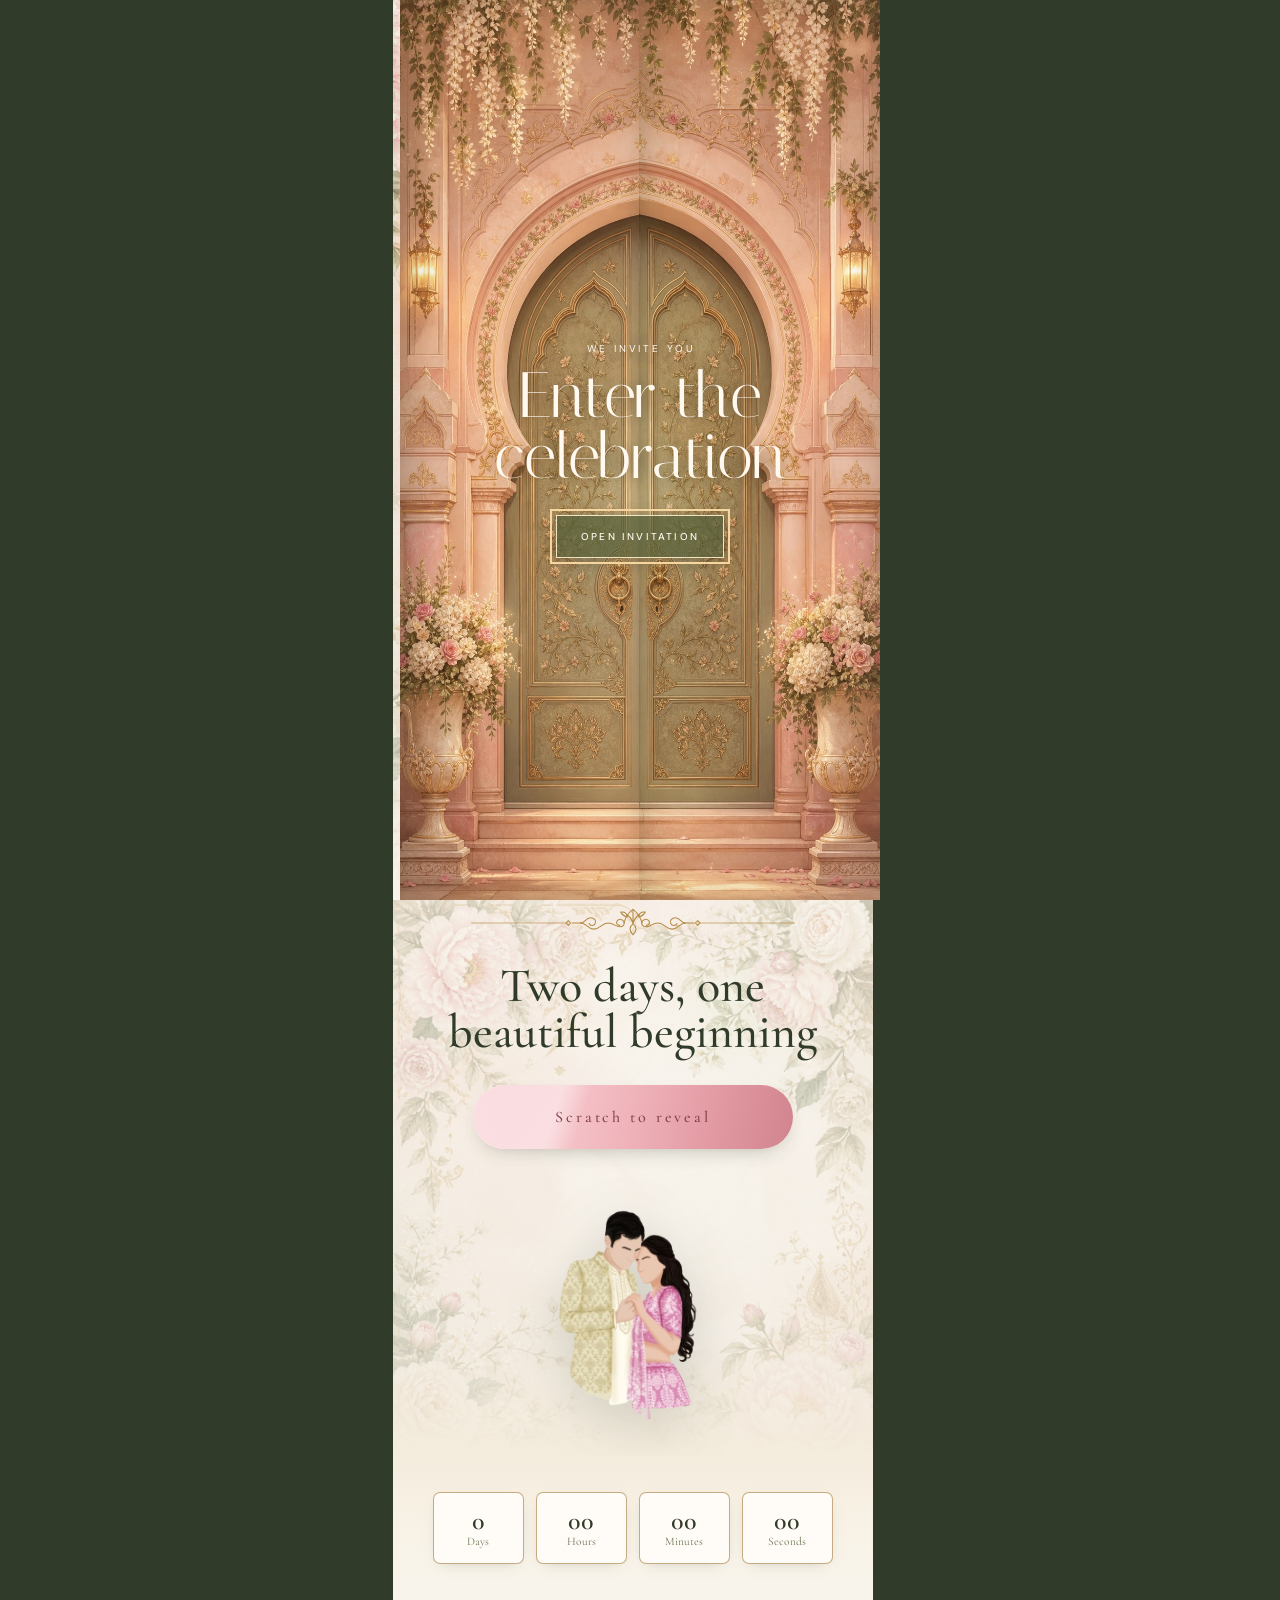
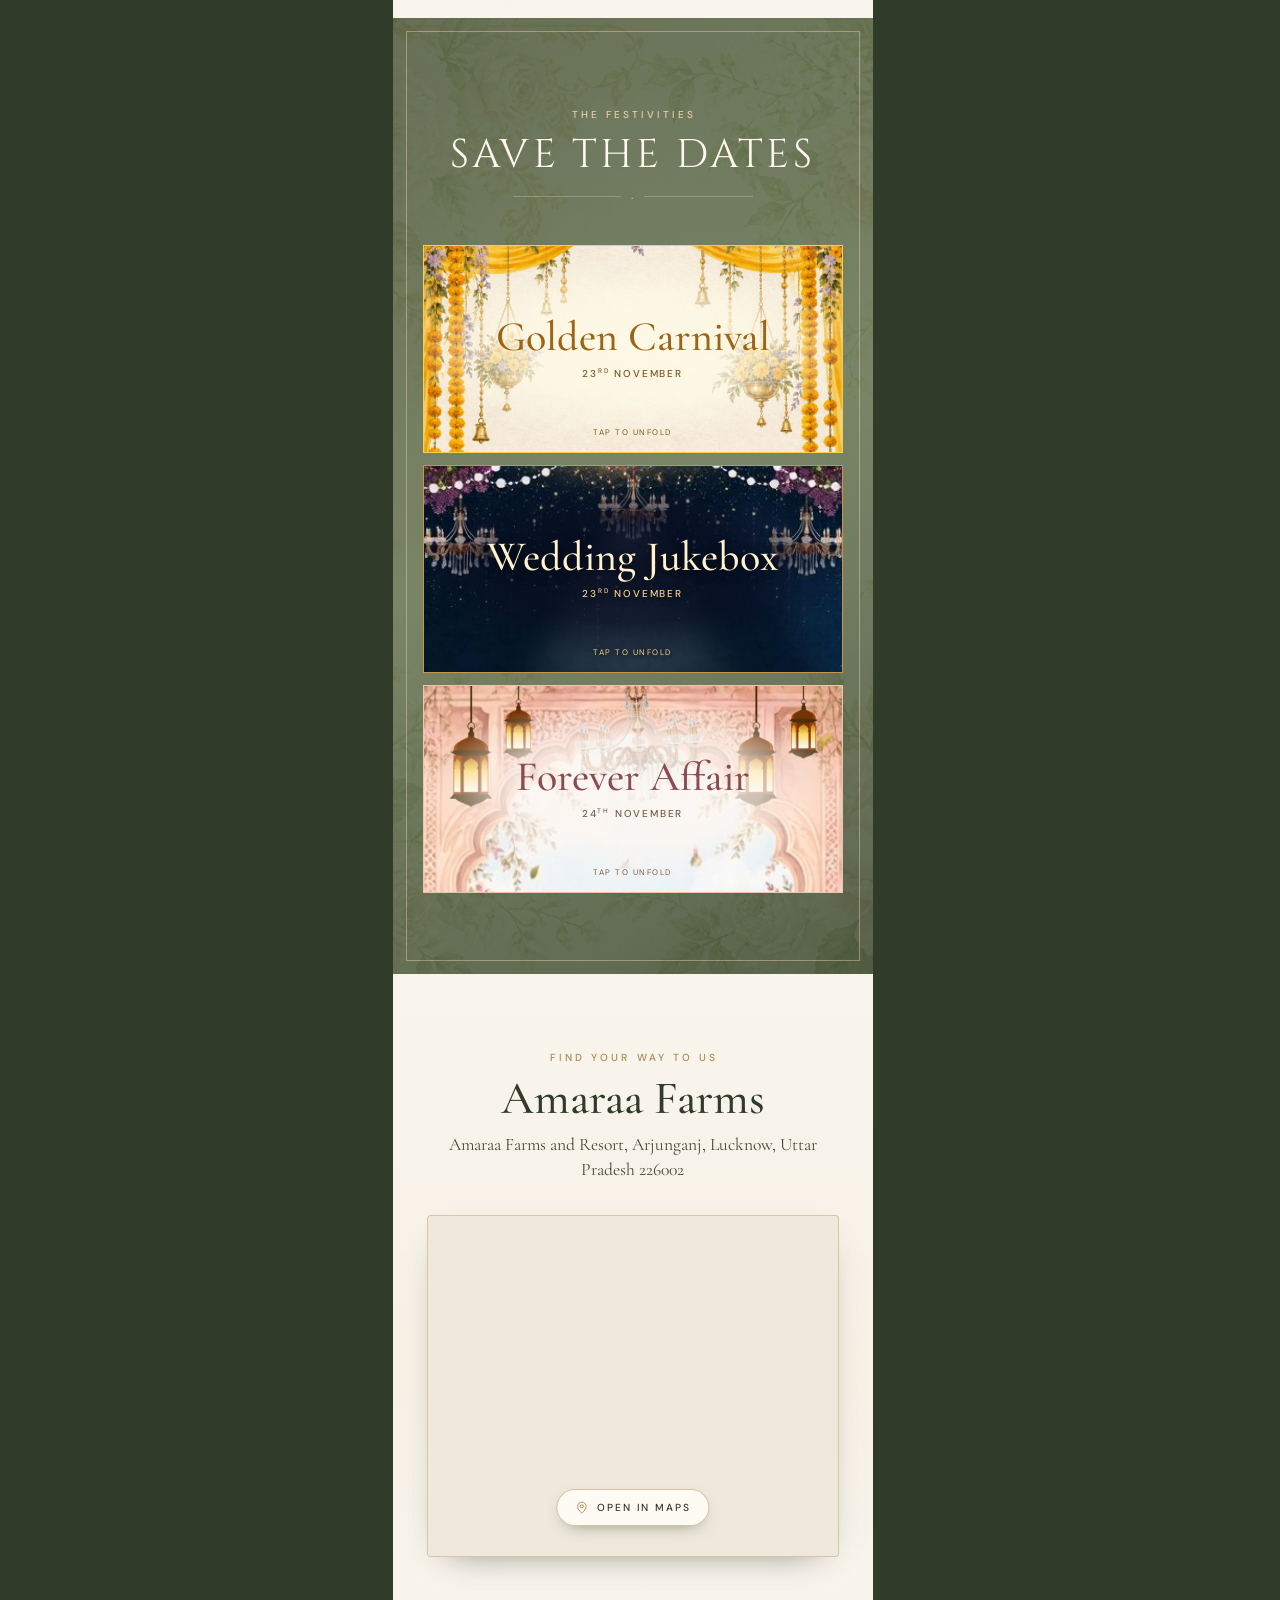
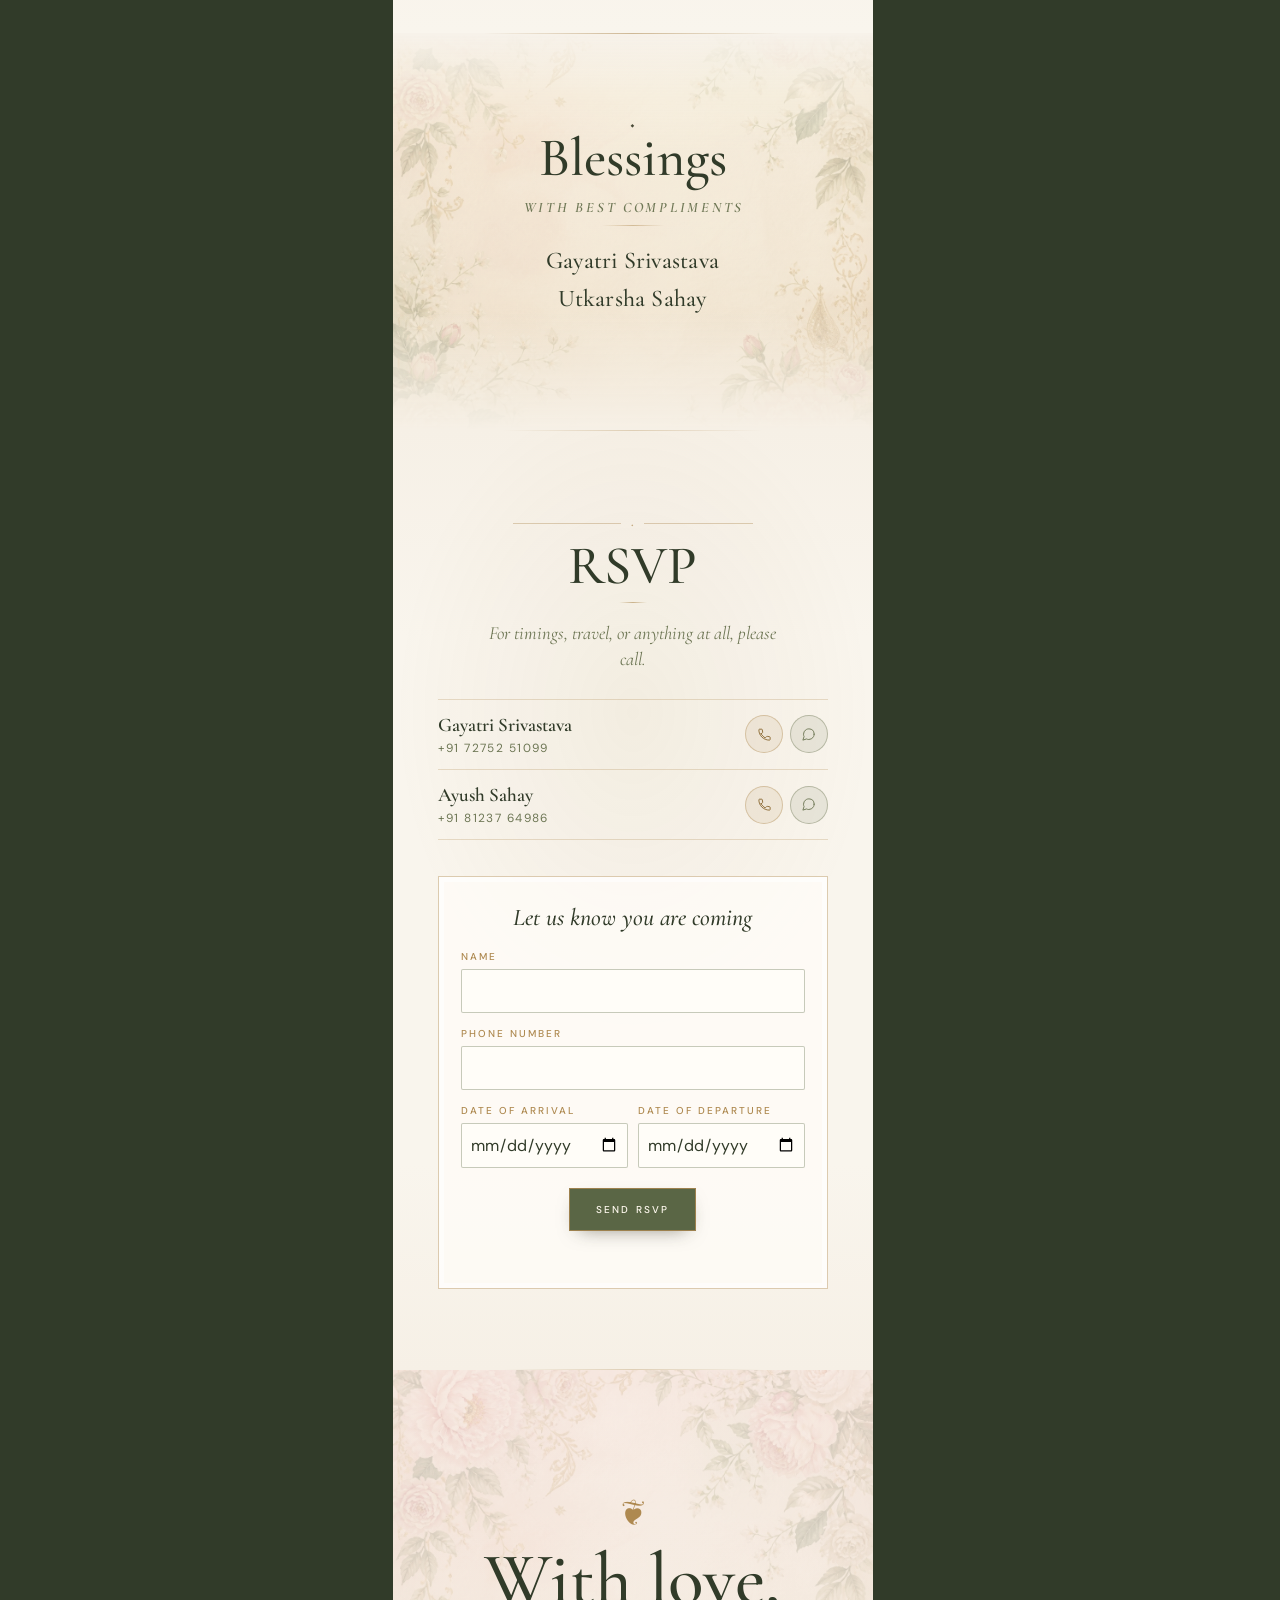
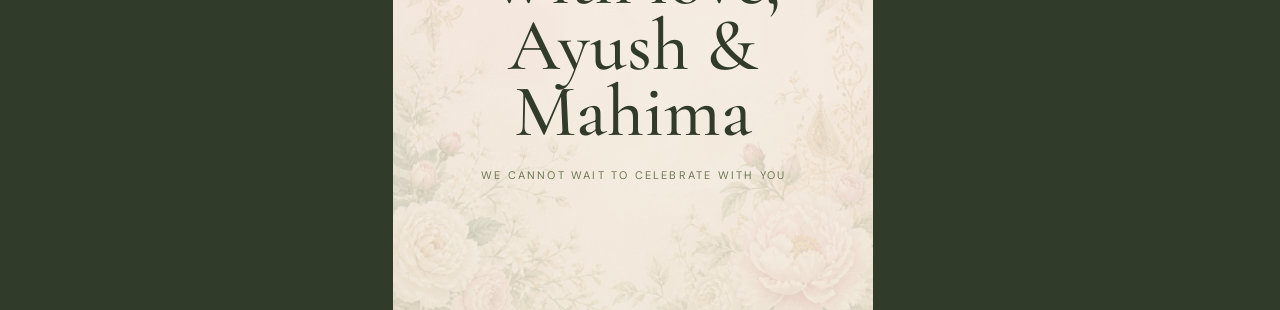
<file: groom.html>
<!DOCTYPE html>
<html lang="en" data-invite-side="groom">
<head>
  <meta charset="UTF-8" />
  <meta name="viewport" content="width=device-width, initial-scale=1.0, viewport-fit=cover, maximum-scale=1" />
  <meta name="color-scheme" content="only light" />
  <meta name="theme-color" content="#f6ead9" />
  <title>Ayush &amp; Mahima | Amaraa Farms, Lucknow</title>

  <meta name="description" content="With love, Ayush &amp; Mahima invite you to celebrate their wedding at Amaraa Farms, Lucknow." />

  <!-- Share card for WhatsApp, iMessage and the rest: the couple's own
       monogram artwork, centred on 1200x630. The image paths must stay
       absolute (a relative path is the usual reason a shared link comes
       through with no picture). Change the host if the invitation ever
       moves off GitHub Pages. -->
  <meta property="og:type" content="website" />
  <meta property="og:site_name" content="Ayush &amp; Mahima" />
  <meta property="og:title" content="Ayush &amp; Mahima | Wedding Invitation" />
  <meta property="og:description" content="With love, Ayush &amp; Mahima invite you to celebrate their wedding at Amaraa Farms, Lucknow." />
  <meta property="og:url" content="https://manmeetsingh28603.github.io/WeddingCardWebsite2/" />
  <meta property="og:image" content="https://manmeetsingh28603.github.io/WeddingCardWebsite2/assets/og/og.jpg" />
  <meta property="og:image:width" content="1200" />
  <meta property="og:image:height" content="630" />
  <meta property="og:image:alt" content="Mahima &amp; Ayush monogram" />
  <meta name="twitter:card" content="summary_large_image" />
  <meta name="twitter:image" content="https://manmeetsingh28603.github.io/WeddingCardWebsite2/assets/og/og.jpg" />
  <meta name="twitter:title" content="Ayush &amp; Mahima | Wedding Invitation" />
  <meta name="twitter:description" content="With love, Ayush &amp; Mahima invite you to celebrate their wedding at Amaraa Farms, Lucknow." />

  <!-- No favicon or touch icon either: both were the previous card's RR
       monogram. Drop a 32x32 favicon.png and a 180x180 apple-touch-icon.png
       in the root and link them back here. -->

  <!-- The faces of the couple's own announcement site: Italiana for the
       names, Cormorant Garamond for reading and headings, Cinzel for the
       Save the Dates title, DM Sans for eyebrows and small caps. -->
  <link rel="preconnect" href="https://fonts.googleapis.com" />
  <link rel="preconnect" href="https://fonts.gstatic.com" crossorigin />
  <link href="https://fonts.googleapis.com/css2?family=Cinzel:wght@400;500;600;700&family=Cormorant+Garamond:ital,wght@0,300;0,400;0,500;0,600;0,700;1,400;1,600&family=DM+Sans:wght@400;500&family=Italiana&display=swap" rel="stylesheet" />

  <!-- The doors are the first thing on screen, and the floral ground is
       what they open onto. -->
  <link rel="preload" as="image" href="assets/gate/royal-doors.jpg" fetchpriority="high" />
  <link rel="preload" as="image" href="assets/hero/floral-frame.jpg" />
  <link rel="stylesheet" href="style.css" />
</head>
<body>

<!-- ============================================================
     Ornament library. The original invitation used bespoke painted
     artwork for the arch, the cartouche and the rules; those files
     were not supplied, so the shapes are drawn here instead and
     tinted by CSS. Swap a <use> for an <img> if artwork arrives.
     ============================================================ -->
<svg width="0" height="0" aria-hidden="true" focusable="false" style="position:absolute">
  <defs>
<!-- cusped cartouche behind each countdown number -->
    <symbol id="orn-cartouche" viewBox="0 0 150 200">
      <path d="M75 4c6 8 14 12 24 13-6 7-6 14-1 20 14 2 26 8 33 18 8 11 11 24 11 42v56c0 18-3 31-11 42-7 10-19 16-33 18 5 6 5 13 1 20-10 1-18 5-24 13-6-8-14-12-24-13-4-7-4-14 1-20-14-2-26-8-33-18-8-11-11-24-11-42v-56c0-18 3-31 11-42 7-10 19-16 33-18-5-6-5-13-1-20 10-1 18-5 24-13z"
            fill="rgba(255,252,246,.82)" stroke="currentColor" stroke-width="2"/>
      <path d="M75 18c5 6 11 9 19 10-4 5-4 11 0 16 12 2 21 7 27 15 7 9 9 20 9 36v50c0 16-2 27-9 36-6 8-15 13-27 15 4 5 4 11 0 16-8 1-14 4-19 10-5-6-11-9-19-10-4-5-4-11 0-16-12-2-21-7-27-15-7-9-9-20-9-36v-50c0-16 2-27 9-36 6-8 15-13 27-15-4-5-4-11 0-16 8-1 14-4 19-10z"
            fill="none" stroke="currentColor" stroke-width=".9" opacity=".55"/>
    </symbol>

<!-- phone / whatsapp glyphs for RSVP -->
    <symbol id="ic-phone" viewBox="0 0 24 24">
      <path d="M6.6 10.8c1.4 2.8 3.8 5.1 6.6 6.6l2.2-2.2c.27-.27.67-.36 1.02-.24 1.12.37 2.32.57 3.58.57.55 0 1 .45 1 1V20c0 .55-.45 1-1 1C10.29 21 3 13.71 3 4.5c0-.55.45-1 1-1H7.5c.55 0 1 .45 1 1 0 1.26.2 2.46.57 3.57.12.36.03.76-.24 1.02L6.6 10.8z"
            fill="none" stroke="currentColor" stroke-width="1.5" stroke-linecap="round" stroke-linejoin="round"/>
    </symbol>
    <symbol id="ic-wa" viewBox="0 0 24 24">
      <path d="M21 11.5a8.38 8.38 0 0 1-.9 3.8 8.5 8.5 0 0 1-7.6 4.7 8.38 8.38 0 0 1-3.8-.9L3 21l1.9-5.7a8.38 8.38 0 0 1-.9-3.8 8.5 8.5 0 0 1 4.7-7.6 8.38 8.38 0 0 1 3.8-.9h.5a8.48 8.48 0 0 1 8 8v.5z"
            fill="none" stroke="currentColor" stroke-width="1.5" stroke-linecap="round" stroke-linejoin="round"/>
    </symbol>

    <!-- map pin, for the venue link -->
    <symbol id="ic-pin" viewBox="0 0 24 24">
      <path d="M12 21.2s6.8-5.7 6.8-11a6.8 6.8 0 1 0-13.6 0c0 5.3 6.8 11 6.8 11z"
            fill="none" stroke="currentColor" stroke-width="1.5" stroke-linejoin="round"/>
      <circle cx="12" cy="10.1" r="2.5" fill="none" stroke="currentColor" stroke-width="1.5"/>
    </symbol>
  </defs>
</svg>


<div id="device-frame">

  <!-- ============================================================
       Entrance — the royal doors, as on the couple's own announcement
       site. One image, assets/gate/royal-doors.jpg, is split down the
       middle: each door carries half of it and slides off its own side
       when the button is pressed. The press is also what starts the score.
       ============================================================ -->
  <div class="entrance" id="introScreen">
    <div class="door door-left" aria-hidden="true"></div>
    <div class="door door-right" aria-hidden="true"></div>
    <div class="door-copy">
      <p class="door-eyebrow">We invite you</p>
      <h2 class="door-title">Enter the celebration</h2>
      <button class="open-button" id="openInvitation" type="button">Open invitation</button>
    </div>
  </div>


  <!-- ============================================================
       Hero — the invitation card itself.

       The floral ground is assets/hero/floral-frame.jpg, the artwork from
       the couple's own announcement site.
       ============================================================ -->
  <section class="hero-screen" id="hero" aria-label="Wedding invitation">
    <div class="hero-frame" aria-hidden="true"></div>
    <div class="hero-veil" aria-hidden="true"></div>

    <div class="hero-content">
      <p class="hero-eyebrow" data-hero-eyebrow>Together with our families</p>
      <span class="hero-mark" aria-hidden="true" data-hero-mark>&#2384;</span>

      <h1 class="hero-names">
        <span class="hero-person" data-person="bride"><span class="hero-name" data-bride-name>Mahima</span><span class="hero-lineage" data-bride-lineage></span></span>
        <span class="hero-amp" aria-hidden="true">&amp;</span>
        <span class="hero-person" data-person="groom"><span class="hero-name" data-groom-name>Ayush</span><span class="hero-lineage" data-groom-lineage></span></span>
      </h1>

      <p class="hero-invite" data-hero-invite></p>
      <p class="hero-dates" data-hero-dates></p>
      <span class="hero-sparkle" aria-hidden="true">&#10022;</span>
    </div>

    <div class="scroll-cue" aria-hidden="true">
      <span class="scroll-cue-label">Scroll</span>
      <span class="scroll-arrows"><i></i><i></i><i></i></span>
    </div>
  </section>


  <!-- ============================================================
       Scratch to reveal — a wide gilt bar rather than the oval it
       used to be. Grains fly off under the finger and a shower of
       blossom follows once ~45% is cleared.
       ============================================================ -->
  <section class="scratch-section" id="scratchSection" aria-label="Scratch to reveal the wedding dates">
    <canvas class="petal-canvas" id="petalCanvas" aria-hidden="true"></canvas>
    <canvas class="sand-canvas" id="sandCanvas" aria-hidden="true"></canvas>

    <div class="scratch-card">
      <p class="scratch-heading" data-scratch-heading>Two days, one beautiful beginning</p>

      <div class="scratch-bar" id="scratchFrameWrap">
        <div class="scratch-reveal" id="scratchReveal" aria-live="polite">
          <p class="scratch-date-num" data-date-num>23 &ndash; 24</p>
          <p class="scratch-date-month" data-date-month>November 2026</p>
        </div>

        <canvas class="scratch-canvas" id="scratchCanvas"
                aria-label="Scratch here to reveal the wedding dates"></canvas>

        <!-- No HTML prompt over the bar: "Scratch to reveal" is painted
             into the foil itself by drawFoil(), so it wears away with the
             gilt instead of floating above it. The canvas carries the
             accessible name. -->
        <div class="scratch-glint" id="scratchGlint" aria-hidden="true"></div>
      </div>

      <img class="scratch-couple" src="assets/scratch/couple.webp" alt=""
           draggable="false" loading="lazy" decoding="async"
           onerror="this.style.display='none'" />

    </div>
  </section>


  <!-- ============================================================
       Countdown. A compact strip of four boxes rather than the
       full-height panel it used to be — it sits between the scratch
       card and the cards now, so it has to read as part of that flow
       and not as a screen of its own.
       ============================================================ -->
  <section class="countdown-section" id="countdown" aria-label="Countdown to the celebration">
    <div class="countdown-grid">
      <div class="cd-box countdown-reveal" style="--countdown-delay:80ms">
        <span class="cd-num" data-unit="days">0</span><span class="cd-label">Days</span>
      </div>
      <div class="cd-box countdown-reveal" style="--countdown-delay:170ms">
        <span class="cd-num" data-unit="hours">00</span><span class="cd-label">Hours</span>
      </div>
      <div class="cd-box countdown-reveal" style="--countdown-delay:260ms">
        <span class="cd-num" data-unit="minutes">00</span><span class="cd-label">Minutes</span>
      </div>
      <div class="cd-box countdown-reveal" style="--countdown-delay:350ms">
        <span class="cd-num" data-unit="seconds">00</span><span class="cd-label">Seconds</span>
      </div>
    </div>
  </section>


  <!-- ============================================================
       Save the dates — one card per function, built from
       CONFIG.events. Tapping a card expands it in place into a full
       invitation; see initEventCards() for the FLIP.
       ============================================================ -->
  <section class="schedule" id="events" aria-label="Wedding events">
    <p class="sch-kicker">The festivities</p>
    <h2 class="sch-title">Save the dates</h2>
    <div class="sch-rule" aria-hidden="true">
      <span class="sch-rule-line"></span><span class="sch-rule-diamond">&#9670;</span><span class="sch-rule-line"></span>
    </div>
    <div class="events-grid" id="eventsGrid"></div>
  </section>


  <!-- ============================================================
       Where the celebration is. One venue for every function on both
       cards, so this sits on the groom's side too. The embed is Google's
       keyless ?output=embed form, so nothing here needs an API key.
       ============================================================ -->
  <section class="venue" id="venue" aria-label="Venue and directions">
    <div class="venue-inner">
      <p class="venue-kicker" data-venue-kicker>Find your way to us</p>
      <h2 class="venue-name" data-venue-name>Amaraa Farms</h2>
      <p class="venue-address" data-venue-address></p>

      <div class="venue-map">
        <iframe class="venue-map-frame" id="venueMapFrame"
                title="Map showing Amaraa Farms, Arjunganj, Lucknow"
                loading="lazy" referrerpolicy="no-referrer-when-downgrade"
                allowfullscreen></iframe>
        <a class="venue-open" id="venueOpen" target="_blank" rel="noopener noreferrer">
          <svg aria-hidden="true"><use href="#ic-pin"/></svg>
          <span>Open in Maps</span>
        </a>
      </div>
    </div>
  </section>


  <!-- ============================================================
       Blessings — one page per side, built from CONFIG.blessings.
       ============================================================ -->
  <section class="blessings" id="blessings" aria-label="Blessings"></section>


  <!-- ============================================================
       RSVP — call / WhatsApp from CONFIG.rsvp, then the reply form.
       ============================================================ -->
  <section class="rsvp" id="rsvp" aria-label="RSVP">
    <div class="rsvp-inner">
      <div class="rsvp-rule" aria-hidden="true">
        <span class="rsvp-rule-line"></span><span class="rsvp-rule-diamond">&#9670;</span><span class="rsvp-rule-line"></span>
      </div>
      <h2 class="rsvp-heading">RSVP</h2>
      <div class="rsvp-sub-rule" aria-hidden="true"></div>
      <p class="rsvp-note">For timings, travel, or anything at all, please call.</p>
      <div id="rsvpLists"></div>

      <!-- The guest's reply. Sent to the Google Sheet behind
           CONFIG.rsvpForm.endpoint — see rsvp-sheet/Code.gs. The hidden
           "website" field is a honeypot: people never see it, bots fill it. -->
      <form class="rsvp-form" id="rsvpForm" novalidate>
        <p class="rsvp-form-title">Let us know you are coming</p>
        <label class="rsvp-field">
          <span>Name</span>
          <input type="text" name="name" autocomplete="name" maxlength="80" required />
        </label>
        <label class="rsvp-field">
          <span>Phone number</span>
          <input type="tel" name="phone" autocomplete="tel" inputmode="tel" maxlength="20" required />
        </label>
        <div class="rsvp-dates">
          <label class="rsvp-field">
            <span>Date of arrival</span>
            <input type="date" name="arrival" />
          </label>
          <label class="rsvp-field">
            <span>Date of departure</span>
            <input type="date" name="departure" />
          </label>
        </div>
        <input class="rsvp-trap" type="text" name="website" tabindex="-1" autocomplete="off" aria-hidden="true" />
        <button class="rsvp-submit" type="submit">Send RSVP</button>
        <p class="rsvp-status" id="rsvpStatus" role="status" aria-live="polite"></p>
      </form>
    </div>
  </section>




  <!-- ============================================================
       Footer. It used to live inside the countdown; the countdown
       moved up under the scratch card and this stayed, because the
       page still has to END here. It carries its own colour tokens
       for that reason — they used to come from .countdown-section.
       ============================================================ -->
  <footer class="wedding-footer" aria-label="Wedding footer">
    <div class="footer-inner">
      <span class="footer-flourish countdown-reveal" aria-hidden="true" style="--countdown-delay:80ms">&#10086;</span>
      <h2 class="footer-names countdown-reveal" style="--countdown-delay:220ms">
        With love,<br /><span data-couple-names>Ayush &amp; Mahima</span>
      </h2>
      <p class="footer-line countdown-reveal" style="--countdown-delay:430ms">We cannot wait to celebrate with you</p>
    </div>
  </footer>

</div><!-- /#device-frame -->


<!-- Background score, assets/music/bgm.mp3. It starts on the Open
     invitation press; with no file the control hides itself. -->
<audio id="bgMusic" src="assets/music/bgm.mp3" preload="auto" aria-hidden="true"></audio>
<button id="musicBtn" class="music-btn" type="button" aria-label="Play music" title="Toggle music" hidden>
  <img class="mb-kamaicha" src="assets/music/kamaicha.png" alt="" aria-hidden="true" draggable="false" />
  <img class="mb-bow" src="assets/music/bow.png" alt="" aria-hidden="true" draggable="false" />
</button>

<script src="script.js"></script>
</body>
</html>
</file>
<file: style.css>
/* ============================================================
   Wedding invitation — Amaraa Farms, Lucknow
   Entrance doors · Hero card · Scratch-to-reveal · Save the dates ·
   Venue · Blessings · RSVP · Countdown · Music

   Design, palette and type follow the couple's own announcement site
   (majestic-melba-33846c.netlify.app): warm paper, deep olive ink,
   gold for every rule and eyebrow, an olive Save the Dates panel;
   Italiana for the names, Cormorant Garamond for reading and
   headings, Cinzel for the Save the Dates title, DM Sans for the
   small caps.
   ============================================================ */

:root {
  /* the reference's own tokens */
  --deep-ink:     #313b29;
  --ink-2:        #474936;
  --olive-ink:    #6d7654;
  --gold-ink:     #ae8950;
  --blush:        #e5b8b2;
  --card-ground:  #f9f5ed;
  --page-ground:  #f6f0e6;

  /* older names, kept so every rule that used them follows the palette */
  --ivory:      var(--card-ground);
  --gold:       var(--gold-ink);
  --ink:        var(--ink-2);
  --ink-soft:   var(--olive-ink);

  --font-display: "Cormorant Garamond", Georgia, "Times New Roman", serif;
  --font-caps:    "Cinzel", "Cormorant Garamond", Georgia, serif;
  /* high contrast and very light, so it wants size and negative tracking */
  --font-name:    "Italiana", "Cormorant Garamond", Georgia, serif;
  --font-sans:    "DM Sans", system-ui, -apple-system, "Segoe UI", sans-serif;
}

* { box-sizing: border-box; -webkit-tap-highlight-color: transparent; }

/* Hold the scrollbar's gutter open. The entrance locks scrolling and
   releases it as the doors part; without this that release shunts the
   layout sideways at exactly the moment the hero arrives.
   On html ONLY — set on body too, the gutter is reserved twice and the
   column stops lining up with the fixed overlays. */
html { scrollbar-gutter: stable; }

html, body {
  margin: 0;
  padding: 0;
  width: 100%;
  background: var(--page-ground);
  color: var(--ink);
  font-family: var(--font-display);
  overscroll-behavior-x: none;
  -webkit-font-smoothing: antialiased;
  -moz-osx-font-smoothing: grayscale;
}


/* ============================================================
   ENTRANCE — the royal doors
   One painting, split down the middle: each door is half the box wide
   and shows its own half of the image (background-size 200%), so shut
   they read as one pair of doors. Opening slides each off its own side.
   ============================================================ */
.entrance {
  position: fixed;
  inset: 0;
  z-index: 70;
  display: grid;
  place-items: center;
  overflow: hidden;
  background: #34422d;
}
.door {
  position: absolute;
  top: 0;
  bottom: 0;
  width: 50.2%;   /* a hair over half, so no seam of the ground shows */
  background-image: url("assets/gate/royal-doors.jpg");
  background-size: 200% 100%;
  box-shadow: inset 0 0 28px rgba(48,54,33,.23);
  transition: transform 1.55s cubic-bezier(.7,0,.2,1);
}
.door::before {
  content: "";
  position: absolute;
  inset: 0;
  background: linear-gradient(90deg, rgba(70,79,49,.08), transparent 24%, rgba(247,211,201,.05));
}
.door-left  { left: 0;  background-position: left center; }
.door-right { right: 0; background-position: right center; }

.door-copy {
  position: relative;
  z-index: 2;
  padding: 24px;
  color: #fff9ef;
  text-align: center;
  text-shadow: 0 2px 18px rgba(55,48,27,.7);
  transition: opacity .45s ease, transform .45s ease;
}
.door-eyebrow {
  margin: 0 0 11px;
  font-family: var(--font-sans);
  font-size: 10px;
  letter-spacing: .28em;
  text-indent: .28em;
  text-transform: uppercase;
}
.door-title {
  margin: 0 0 28px;
  color: #fff9ef;
  font-family: var(--font-name);
  font-weight: 400;
  font-size: clamp(42px, 12vw, 64px);
  line-height: .95;
}
.open-button {
  padding: 14px 24px;
  border: 1px solid rgba(255,242,207,.9);
  border-radius: 0;
  background: rgba(77,90,54,.68);
  box-shadow: 0 7px 24px rgba(44,43,26,.35);
  color: #fff9ef;
  font: 500 10px var(--font-sans);
  letter-spacing: .22em;
  text-transform: uppercase;
  cursor: pointer;
  transition: background .2s ease, transform .2s ease;
}
.open-button:hover { background: rgba(77,90,54,.87); transform: translateY(-2px); }
.open-button:focus-visible { outline: 2px solid #f5d69f; outline-offset: 4px; }

.entrance.is-open { pointer-events: none; background: transparent; transition: background .08s ease; }
.entrance.is-open .door-left  { transform: translateX(-102%); }
.entrance.is-open .door-right { transform: translateX(102%); }
.entrance.is-open .door-copy  { opacity: 0; transform: scale(.95); }


/* ============================================================
   HERO — the invitation card

   As the reference sets it: deep olive ink on its floral ground, gold
   rules, the names in Italiana.
   ============================================================ */
.hero-screen {
  position: relative;
  z-index: 1;
  min-height: 100svh;
  display: grid;
  place-items: center;
  padding: clamp(40px, 7vh, 76px) clamp(22px, 7vw, 40px);
  overflow: hidden;
  isolation: isolate;
  background: #f5eee3;
  text-align: center;
}
/* Sits a little outside the box so the parallax drift never exposes an
   edge as the hero scrolls away. */
.hero-frame {
  position: absolute;
  inset: -4% -2%;
  z-index: -2;
  background: url("assets/hero/floral-frame.jpg") center / cover no-repeat;
  opacity: .96;
  transform: translateY(calc(var(--hero-drift, 0px) * -0.08));
  will-change: transform;
}
/* The reference's own veil: a soft lift through the middle so the type
   holds, and a fade at the foot into the section below. */
.hero-veil {
  position: absolute;
  inset: 0;
  z-index: -1;
  background:
    linear-gradient(90deg, rgba(250,247,240,.2), rgba(250,247,240,.46), rgba(250,247,240,.2)),
    linear-gradient(to bottom, transparent 68%, #f8f3ea 100%);
}

.hero-content {
  position: relative;
  z-index: 2;
  max-width: 560px;
  animation: heroRise 1500ms cubic-bezier(.16,1,.3,1) both;
}
@keyframes heroRise {
  from { opacity: 0; transform: translateY(16px); }
  to   { opacity: 1; transform: none; }
}

.hero-eyebrow {
  margin: 0 0 clamp(18px, 3.4vh, 28px);
  color: var(--gold-ink);
  font-family: var(--font-sans);
  font-size: clamp(.58rem, 2.5vw, .68rem);
  font-weight: 500;
  letter-spacing: .3em;
  text-indent: .3em;
  text-transform: uppercase;
}

/* The bride's mark is a painting rather than a glyph, so the ring opens
   out into a framed portrait panel — see .hero-mark--art below. */
.hero-mark {
  display: grid;
  place-items: center;
  width: 54px; height: 54px;
  margin: 0 auto clamp(16px, 3vh, 22px);
  border: 1px solid rgba(174,137,80,.55);
  border-radius: 50%;
  color: var(--gold-ink);
  font-family: var(--font-name);
  font-size: 30px;
  line-height: 1;
}
.hero-mark--art {
  width: auto;
  height: clamp(96px, 17vw, 124px);
  aspect-ratio: 921 / 1232;
  padding: 3px;
  border-radius: 3px;
  border-color: rgba(174,137,80,.7);
  background: #fffdf8;
  box-shadow: 0 7px 20px -12px rgba(49,59,41,.55);
  overflow: hidden;
}
.hero-mark--art img {
  display: block;
  width: 100%;
  height: 100%;
  object-fit: contain;
  border-radius: 2px;
}

/* Italiana, as the reference sets its h1: large, tight, and tracked in.
   The lineage lines sit under each name, so the name's own line box
   stays tight and the gap comes from the lineage's margin. */
.hero-names {
  margin: 0;
  color: var(--deep-ink);
  font-family: var(--font-name);
  font-weight: 400;
  font-size: clamp(57px, 17vw, 92px);
  line-height: .8;
  letter-spacing: -.045em;
}
.hero-name { display: block; }
.hero-person { display: block; }
.hero-lineage {
  display: block;
  max-width: 24em;
  /* em here is the LINEAGE size, which is tiny — .6em of it was barely a
     gap under a 6.8rem name. Set in rem so it stays a real gap. */
  margin: .9rem auto 0;
  color: var(--ink-2);
  font-family: var(--font-display);
  font-size: clamp(.62rem, 2.45vw, .78rem);
  font-weight: 500;
  letter-spacing: 0;
  line-height: 1.32;
}
.hero-amp {
  display: block;
  margin: 12px 0 9px;
  color: var(--gold-ink);
  font-family: var(--font-display);
  font-size: .42em;
  font-style: italic;
  letter-spacing: 0;
}

.hero-invite {
  margin: 30px auto 0;
  max-width: 290px;
  color: var(--ink-2);
  font-family: var(--font-display);
  font-size: 21px;
  line-height: 1.15;
}

/* Gold rules either side, the way the reference sets its date line. */
.hero-dates {
  display: inline-flex;
  align-items: center;
  gap: 13px;
  margin: clamp(24px, 4.2vh, 36px) 0 0;
  color: var(--deep-ink);
  font-family: var(--font-sans);
  font-size: clamp(.6rem, 2.6vw, .7rem);
  font-weight: 500;
  letter-spacing: .17em;
  text-transform: uppercase;
}
.hero-dates::before,
.hero-dates::after {
  content: "";
  width: clamp(20px, 7vw, 34px);
  height: 1px;
  background: var(--gold-ink);
}

.hero-sparkle {
  display: block;
  margin-top: clamp(26px, 5vh, 44px);
  color: var(--gold-ink);
  font-size: 20px;
  line-height: 1;
}

.scroll-cue {
  position: absolute;
  left: 50%;
  bottom: max(3.4dvh, 20px);
  z-index: 3;
  display: grid;
  justify-items: center;
  gap: 8px;
  opacity: 0;
  transform: translateX(-50%) translateY(8px);
  transition: opacity 900ms ease 1900ms, transform 900ms ease 1900ms;
  pointer-events: none;
}
.scroll-cue::before {
  content: "";
  position: absolute;
  z-index: -1;
  inset: -16px -30px;
  background: radial-gradient(ellipse at center,
    rgba(252,248,242,.8) 0%, rgba(252,248,242,.4) 48%, rgba(252,248,242,0) 78%);
  filter: blur(9px);
}
.hero-screen.is-animated .scroll-cue { opacity: 1; transform: translateX(-50%); }
.scroll-cue-label {
  color: var(--olive-ink);
  font-family: var(--font-sans);
  font-size: .56rem;
  font-weight: 500;
  letter-spacing: .28em;
  text-indent: .28em;
  text-transform: uppercase;
}
.scroll-arrows { display: grid; justify-items: center; height: 26px; }
.scroll-arrows i {
  display: block;
  width: 11px; height: 11px;
  margin-top: -5px;
  border-right: 2px solid var(--olive-ink);
  border-bottom: 2px solid var(--olive-ink);
  transform: rotate(45deg);
  opacity: .34;
  animation: scrollNudge 1900ms ease-in-out infinite;
}
.scroll-arrows i:nth-child(2) { animation-delay: .16s; opacity: .58; }
.scroll-arrows i:nth-child(3) { animation-delay: .32s; opacity: .82; }
@keyframes scrollNudge {
  0%, 100% { transform: rotate(45deg) translate(0, 0); }
  50%      { transform: rotate(45deg) translate(3px, 3px); }
}
/* ============================================================
   SCRATCH TO REVEAL
   The oval is cut by a canvas clip path rather than a CSS mask —
   mask-image switches between alpha and luminance behaviour across
   browsers, and the foil has to disappear exactly on the oval.
   ============================================================ */
.scratch-section {
  position: relative;
  width: 100%;
  /* Content-height, NOT 100svh. The countdown sits directly under this
     section and the two are meant to read as one panel — heading, bar,
     couple, then the four boxes. Held to a screen, the scratch card
     filled the viewport on its own and pushed the countdown onto the
     next one. */
  display: flex;
  flex-direction: column;
  align-items: center;
  padding: clamp(40px, 9vh, 64px) 24px clamp(10px, 2vh, 20px);
  overflow: hidden;
  /* The reference's intro panel: its floral, washed back to paper. Ends on
     #f4ecdd, which is where .countdown-section picks up. */
  background:
    linear-gradient(rgba(250,247,240,.64), rgba(246,241,232,.74) 80%, #f4ecdd),
    url("assets/hero/floral-frame.jpg") center top / cover no-repeat;
}
/* the reference's gold flourish, set on the seam with the hero above */
.scratch-section::before {
  content: "";
  position: absolute;
  top: 6px; left: 50%;
  z-index: 1;
  width: min(74vw, 340px);
  height: 34px;
  background: url("assets/hero/gold-divider.svg") center / 100% 100% no-repeat;
  transform: translateX(-50%);
  pointer-events: none;
}

.scratch-heading {
  position: relative;
  z-index: 1;
  margin: 0 0 clamp(18px, 4vh, 30px);
  max-width: 9em;
  color: var(--deep-ink);
  font-family: var(--font-display);
  font-size: clamp(2.4rem, 10vw, 3rem);
  font-weight: 500;
  line-height: .95;
  text-align: center;
  text-shadow: 0 1px 12px rgba(253,246,236,.9);
}

.scratch-card {
  position: relative;
  z-index: 1;
  display: flex;
  flex-direction: column;
  align-items: center;
  width: 100%;
}

/* The bar. Its own height sets the box the canvas, the dates and the
   prompt all stack inside — so the aspect lives here and nowhere else. */
.scratch-bar {
  position: relative;
  width: min(84vw, 320px);
  height: clamp(52px, 8.4vh, 64px);
  border-radius: 999px;
  box-shadow: 0 8px 22px -12px rgba(49,59,41,.45);
}
.scratch-bar.attention { animation: scrNudge 2.6s ease-in-out infinite; }
@keyframes scrNudge {
  0%, 88%, 100% { transform: translateX(0); }
  92%           { transform: translateX(-3px); }
  96%           { transform: translateX(3px); }
}

/* The couple, standing under the bar. No image ships with the card —
   the one that did was the previous couple's — but this is what styles the
   replacement the moment one is dropped in. */
.scratch-couple {
  position: relative;
  z-index: 1;
  width: min(58vw, 210px);
  height: auto;
  margin-top: clamp(26px, 5vh, 46px);
  pointer-events: none;
  user-select: none;
  -webkit-user-drag: none;
  filter: drop-shadow(0 14px 26px rgba(49,59,41,.18));
  opacity: 0;
  transform: translateY(14px);
  animation: scrCoupleIn 1.1s cubic-bezier(.16,1,.3,1) .25s both;
}
@keyframes scrCoupleIn {
  to { opacity: 1; transform: translateY(0); }
}

/* ── the dates, waiting underneath ── */
/* Fills the bar exactly: the dates sit behind the gilt and are uncovered
   in place, so their box and the canvas's box have to be the same box. */
.scratch-reveal {
  position: absolute;
  inset: 0;
  z-index: 1;
  /* GRID, not flex, and the reason is `align-content`.
     The two lines want a shared baseline — the month is a third the size
     of the day and hanging it off the day's baseline is the only way it
     reads as one line. But `align-items: baseline` in a FLEX box aligns
     the items to each other and then leaves the whole line at the top of
     the container: the date sat flush against the top of the bar with
     40px of nothing under it. Flex's `align-content` cannot fix that —
     it only does anything once the items wrap onto several lines.
     Grid's does: it centres the single row, while `align-items: baseline`
     still holds the two together. */
  display: grid;
  grid-auto-flow: column;
  justify-content: center;
  align-content: center;
  align-items: baseline;
  gap: .55em;
  padding: 0 14px;
  /* Both lines are centred here rather than left to the flex box: once a
     long month stops shrinking to fit, `text-align: start` is what
     actually places the line. */
  text-align: center;
  pointer-events: none;
  border-radius: 999px;
  background: linear-gradient(100deg,
    rgba(253,246,236,.96) 0%, rgba(253,246,236,.86) 50%, rgba(253,246,236,.96) 100%);
}
.scratch-reveal::before {
  content: "";
  position: absolute;
  inset: -8px -10px;
  border-radius: 999px;
  pointer-events: none;
  opacity: 0;
  background: radial-gradient(ellipse at 50% 50%,
    rgba(192,138,62,.34) 0%, rgba(192,138,62,.16) 46%, rgba(192,138,62,0) 74%);
}
.scratch-reveal.show::before { animation: scrDateGlow 3.2s ease-in-out .25s infinite; }
@keyframes scrDateGlow {
  0%, 100% { opacity: .38; transform: scale(.9); }
  50%      { opacity: .92; transform: scale(1.08); }
}
/* Set side by side now rather than stacked — the bar is short, and a
   two-line reveal would not fit inside it. */
.scratch-date-num {
  position: relative;
  margin: 0;
  font-family: var(--font-display);
  font-size: clamp(1.5rem, 6.4vw, 1.95rem);
  font-weight: 600;
  line-height: 1;
  white-space: nowrap;
  color: var(--deep-ink);
  opacity: 0;
}
.scratch-date-month {
  position: relative;
  /* Tracked caps carry a trailing gap after the last letter, and that gap is
     inside the line box — so centring the box leaves the ink sitting half a
     gap to the left. Pulling the same amount back off the right edge makes
     the box end where the letters do.
     (This used to be `padding-left`, which was right when the month was its
     own centred line and wrong once it became half of a row.) */
  margin: 0 -.15em 0 0;
  font-family: var(--font-sans);
  font-size: clamp(.56rem, 2.5vw, .66rem);
  font-weight: 500;
  letter-spacing: .15em;
  text-transform: uppercase;
  white-space: nowrap;
  color: var(--gold-ink);
  opacity: 0;
}
.scratch-reveal.show .scratch-date-num   { animation: scrRevealNum   1s   .05s cubic-bezier(.16,1,.3,1) both; }
.scratch-reveal.show .scratch-date-month { animation: scrRevealMonth .8s  .34s cubic-bezier(.16,1,.3,1) both; }
@keyframes scrRevealNum {
  0%   { opacity: 0; transform: scale(.6) translateY(14px);  filter: blur(12px); }
  55%  { opacity: 1; transform: scale(1.08) translateY(-2px); filter: blur(0); }
  100% { opacity: 1; transform: scale(1) translateY(0);       filter: blur(0); }
}
@keyframes scrRevealMonth {
  from { opacity: 0; transform: translateY(10px); letter-spacing: .05em; }
  /* must land on the resting tracking, or the line jumps as the animation
     hands back to the stylesheet */
  to   { opacity: 1; transform: translateY(0);    letter-spacing: .15em; }
}

/* Canvas and glint fill the bar exactly — the gilt has to end on the
   rounded edge, and the dates underneath share the same box. */
.scratch-canvas {
  position: absolute;
  inset: 0;
  z-index: 2;
  width: 100%; height: 100%;
  border-radius: 999px;
  /* the scratch must never turn into a page scroll under the finger */
  touch-action: none;
  cursor: grab;
  transition: opacity 700ms ease;
}
.scratch-canvas:active { cursor: grabbing; }
.scratch-canvas.gone { opacity: 0; pointer-events: none; }

.scratch-glint {
  position: absolute;
  inset: 0;
  z-index: 3;
  border-radius: 999px;
  overflow: hidden;
  pointer-events: none;
  transition: opacity 400ms ease;
}
.scratch-glint::before {
  content: "";
  position: absolute;
  top: -40%; left: -60%;
  width: 60%; height: 180%;
  background: linear-gradient(105deg,
    transparent 0%, rgba(255,252,245,0) 30%, rgba(255,252,245,.55) 50%,
    rgba(255,252,245,0) 70%, transparent 100%);
  transform: rotate(8deg);
  animation: scrGlintSweep 2.8s ease-in-out infinite;
}
.scratch-glint.hidden { opacity: 0; }
@keyframes scrGlintSweep { 0% { left: -60%; } 55%, 100% { left: 130%; } }

/* the bar's own nudge lives with .scratch-bar above */
@keyframes scrAttention {
  0%, 100% { transform: scale(1); }
  50%      { transform: scale(1.035); }
}


/* grains while scratching, petals after — two canvases so the petals can
   fade out while grains are still flying */
.sand-canvas, .petal-canvas {
  position: absolute;
  inset: 0;
  width: 100%;
  height: 100%;
  pointer-events: none;
}
.sand-canvas  { z-index: 21; }
.petal-canvas { z-index: 20; opacity: 0; transition: opacity 600ms ease; }
.petal-canvas.active { opacity: 1; }


/*/* ============================================================
   SAVE THE DATES — the expanding cards

   The olive panel of the reference, with its hairline gold frame set
   14px in. Each card is one of the couple's paintings; tapping it grows
   it from its place in the grid to a near full-height card (a FLIP —
   see initEventCards), and the wording fades in once it has landed.
   ============================================================ */
.schedule {
  position: relative;
  z-index: 1;
  padding: clamp(70px, 10vh, 96px) 22px clamp(64px, 9vh, 88px);
  text-align: center;
  color: #f8f4eb;
  background: linear-gradient(155deg, #4c593d, #62704e 50%, #3f4c34);
  /* the inset frame — an outline, because ::after is the dim behind an
     opened card and ::before carries the floral */
  outline: 1px solid rgba(231,205,158,.45);
  outline-offset: -14px;
}
/* The floral, screened faintly into the olive. No z-index on it or on the
   section's children: a stacking context on the grid would trap an opened
   card underneath the dim. Positioned siblings paint in source order, so
   everything after this lands on top of it anyway. */
.schedule::before {
  content: "";
  position: absolute;
  inset: 0;
  opacity: .16;
  background: url("assets/hero/floral-frame.jpg") center / cover no-repeat;
  mix-blend-mode: screen;
  pointer-events: none;
}
.schedule > * { position: relative; }

.sch-kicker {
  margin: 0 0 12px;
  color: #e9cfa2;
  font-family: var(--font-sans);
  font-size: 10px;
  font-weight: 500;
  letter-spacing: .3em;
  text-indent: .3em;
  text-transform: uppercase;
}
.sch-title {
  margin: 0 0 16px;
  color: #fff8ef;
  font-family: var(--font-caps);
  font-size: clamp(30px, 8vw, 40px);
  font-weight: 400;
  line-height: 1.1;
  letter-spacing: .08em;
  text-transform: uppercase;
}
.sch-rule {
  display: flex;
  align-items: center;
  justify-content: center;
  gap: .6rem;
  width: min(74%, 240px);
  margin: 0 auto clamp(30px, 5vh, 44px);
  color: rgba(231,205,158,.7);
}
/* The hairline-diamond-hairline rule, shared with the RSVP heading. */
.sch-rule-line,
.rsvp-rule-line { flex: 1; height: 1px; background: currentColor; opacity: .5; }
.sch-rule-diamond,
.rsvp-rule-diamond { flex: none; font-size: .52rem; line-height: 1; }
.rsvp-rule {
  display: flex;
  align-items: center;
  justify-content: center;
  gap: .6rem;
  width: min(100%, 240px);
  margin: 0 auto .9rem;
  color: rgba(174,137,80,.75);
}

.events-grid {
  display: grid;
  gap: 12px;
  max-width: 420px;
  margin: 0 auto;
}

/* ── the three colourways ──────────────────────────────────────
   Each painting is light or dark in its own way, so each card carries its
   own inks, taken from the reference card by card. */
.event--marigold {             /* Haldi — cream sky, marigold and gold */
  --art-pos: center 9%;
  --edge: #f5cf51;
  --inset: rgba(255,253,235,.52);
  --scrim: 255,250,232;
  --title: #9b6416;  --title-glow: rgba(255,250,225,.82);
  --day:   #765926;  --day-glow:   rgba(255,250,225,.95);
  --pop-top: 21%;
  --pop-kicker: #7a5c24; --pop-title: #a66a13; --pop-when: #71541f;
  --pop-ink: #5c512d;    --pop-venue: #765620; --pop-rule: rgba(115,82,28,.55);
  --close-edge: #8c6824; --close-ink: #805d1e; --close-ground: rgba(255,250,225,.78);
}
.event--stars {                /* Sangeet — night sky and chandeliers */
  --art-pos: center top;
  --edge: #c99542;
  --inset: rgba(244,202,109,.32);
  --scrim: 8,14,34;
  --title: #fff2cf;  --title-glow: rgba(0,0,0,.92);
  --day:   #f5d48c;  --day-glow:   #000;
  --pop-top: 18%;
  --pop-kicker: #d8ad62; --pop-title: #ffe9b9; --pop-when: #f1d29a;
  --pop-ink: #f6e6c4;    --pop-venue: #f3d69a; --pop-rule: rgba(221,178,98,.65);
  --pop-title-glow: 0 2px 12px #000;
  --close-edge: #d3a652; --close-ink: #f5db9b; --close-ground: rgba(12,17,32,.65);
}
.event--breeze {               /* Wedding — rose arch and open sky */
  --art-pos: center -38px;
  --edge: #eac7aa;
  --inset: rgba(255,247,231,.44);
  --scrim: 255,248,242;
  --title: #8b4b52;  --title-glow: rgba(255,250,239,.9);
  --day:   #765d4c;  --day-glow:   rgba(255,250,239,.95);
  --pop-top: 26%;
  --pop-kicker: #8a5d56; --pop-title: #a64f57; --pop-when: #80584e;
  --pop-ink: #705148;    --pop-venue: #795b4c; --pop-rule: rgba(139,91,77,.55);
  --close-edge: #a96c68; --close-ink: #8b5357; --close-ground: rgba(255,249,239,.8);
}

/* ── the card, closed ───────────────────────────────────────── */
.event {
  position: relative;
  overflow: hidden;
  min-height: 208px;
  display: grid;
  place-items: center;
  padding: 30px 22px;
  border: 1px solid var(--edge, rgba(255,255,255,.28));
  background: #3f4c34;
  box-shadow: inset 0 0 0 6px var(--inset, transparent);
  color: var(--title);
  cursor: pointer;
  opacity: 0;
  transform: translateY(24px);
  transition: opacity .8s ease var(--card-delay, 0ms),
              transform .9s cubic-bezier(.16,1,.3,1) var(--card-delay, 0ms);
}
.event.is-shown { opacity: 1; transform: translateY(0); }
.event:focus-visible { outline: 2px solid #f5d69f; outline-offset: 4px; }

.event-art {
  position: absolute;
  inset: 0;
  z-index: 0;
  background-position: var(--art-pos, center);
  background-size: cover;
  background-repeat: no-repeat;
}

/* Sangeet and Wedding open onto a film. It sits over the still and is only
   shown, and only played, while the card is open. */
.event-film {
  position: absolute;
  inset: 0;
  z-index: 1;
  width: 100%;
  height: 100%;
  object-fit: cover;
  opacity: 0;
  pointer-events: none;
  transition: opacity .5s ease;
}
.event.is-open .event-film { opacity: 1; }

/* A soft pool of the card's own ground behind the shut card's words. The
   paintings are busiest exactly where the teaser name sits — marigold
   garlands, lanterns, a chandelier — and a text-shadow alone could not
   lift a two-line name off them. Feathered to nothing at the edges, so the
   artwork still frames the card; gone once the card opens. */
.event::before {
  content: "";
  position: absolute;
  inset: 0;
  z-index: 2;
  background: radial-gradient(ellipse 64% 54% at 50% 50%,
    rgba(var(--scrim), .9) 0%, rgba(var(--scrim), .72) 48%, rgba(var(--scrim), 0) 82%);
  pointer-events: none;
  transition: opacity .3s ease;
}
.event.is-open::before { opacity: 0; }

.event-summary { position: relative; z-index: 3; width: 100%; padding: 14px; }
/* The shut card carries the function's teaser name ("The Yellow Affair");
   the opened card gives its plain name. Longer than "Haldi", so a little
   smaller, and allowed two lines. */
.event-name {
  margin: 0;
  color: var(--title);
  font-family: var(--font-display);
  font-size: clamp(34px, 10vw, 42px);
  font-weight: 500;
  line-height: .95;
  text-shadow: 0 2px 12px var(--title-glow);
}
.event-day {
  margin: 9px 0 0;
  color: var(--day);
  font-family: var(--font-sans);
  font-size: 10px;
  font-weight: 500;
  letter-spacing: .18em;
  text-transform: uppercase;
  text-shadow: 0 1px 8px var(--day-glow);
}
.event-day sup { font-size: .66em; }
/* the reference's shut card is the name and the date, nothing more */
.event-time, .event-note { display: none; }
/* Pinned to the card's foot, OUTSIDE .event-summary, so the name and date
   centre in the card on their own. It must stay a direct child of .event:
   inside the summary, bottom: 15px resolved against the summary block and
   landed on the date. */
.event-open {
  position: absolute;
  right: 12px; bottom: 15px; left: 12px;
  z-index: 3;
  margin: 0;
  color: var(--day);
  font-family: var(--font-sans);
  font-size: 8px;
  letter-spacing: .19em;
  text-transform: uppercase;
  text-shadow: 0 1px 7px var(--day-glow);
  pointer-events: none;
}
/* The couple's own name for a function, if one is ever set, under the title. */
.event-alias {
  margin: 6px 0 0;
  color: var(--day);
  font-family: var(--font-sans);
  font-size: 9px;
  font-weight: 500;
  letter-spacing: .22em;
  text-transform: uppercase;
  text-shadow: 0 1px 7px var(--day-glow);
}

/* ── the card, opened: the whole painting, words in its sky ── */
.event.is-open {
  position: fixed;
  left: 50%; top: 50%;
  z-index: 60;
  width: min(88vw, 430px);
  height: min(830px, calc(100svh - 22px));
  min-height: 0;
  margin: 0;
  padding: 0;
  border: 0;
  transform: translate(-50%, -50%);
  box-shadow: 0 28px 80px rgba(27,32,18,.45);
  cursor: default;
}
.event.is-open .event-art { background-position: center; }
.event.is-open .event-summary,
.event.is-open .event-open { display: none; }

.event-detail { display: none; }
.event.is-open .event-detail {
  display: block;
  position: absolute;
  z-index: 4;
  top: var(--pop-top, 20%);
  left: 28px; right: 28px;
  max-width: 290px;
  margin: auto;
  color: var(--pop-ink);
  text-align: center;
  animation: detailIn .5s ease .72s both;
}
@keyframes detailIn {
  from { opacity: 0; transform: translateY(15px); }
  to   { opacity: 1; transform: none; }
}

.pop-kicker {
  margin: 0;
  color: var(--pop-kicker);
  font-family: var(--font-sans);
  font-size: 10px;
  letter-spacing: .2em;
  text-indent: .2em;
  text-transform: uppercase;
}
.pop-name {
  margin: 6px 0 4px;
  color: var(--pop-title);
  font: italic 500 clamp(45px, 13vw, 58px) / .85 var(--font-display);
  text-shadow: var(--pop-title-glow, none);
}
.pop-alias {
  margin: 0 0 6px;
  color: var(--pop-kicker);
  font-family: var(--font-sans);
  font-size: 9px;
  font-weight: 500;
  letter-spacing: .22em;
  text-transform: uppercase;
}
.pop-when {
  margin: 0;
  color: var(--pop-when);
  font: italic 19px var(--font-display);
}
.pop-when sup { font-size: .66em; }
.pop-copy {
  margin: 10px auto 8px;
  color: var(--pop-ink);
  font: 16px / 1.15 var(--font-display);
}
.pop-venue {
  margin: 10px auto 0;
  padding: 7px 11px;
  border-top: 1px solid var(--pop-rule);
  border-bottom: 1px solid var(--pop-rule);
  color: var(--pop-venue);
  font-family: var(--font-sans);
  font-size: 8px;
  line-height: 1.5;
  letter-spacing: .13em;
  text-transform: uppercase;
}
/* A function that runs to a timetable prints it, part on the left and its
   hour on the right. None does today. */
.pop-run {
  display: grid;
  gap: 6px;
  width: min(100%, 17em);
  margin: 0 auto 12px;
  padding: 10px 0 0;
  border-top: 1px solid var(--pop-rule);
  list-style: none;
}
.pop-run li { display: flex; align-items: baseline; justify-content: space-between; gap: 12px; }
.pop-run-what {
  color: var(--pop-kicker);
  font-family: var(--font-sans);
  font-size: 9px;
  font-weight: 500;
  letter-spacing: .16em;
  text-transform: uppercase;
}
.pop-run-when { color: var(--pop-ink); font: 500 16px var(--font-display); white-space: nowrap; }
/* Guest colour code — optional, under the venue. The family asked for none. */
.pop-dress {
  margin: 7px 0 0;
  color: var(--pop-kicker);
  font-family: var(--font-sans);
  font-size: 8px;
  letter-spacing: .17em;
  text-transform: uppercase;
}
.pop-dress-label { display: block; }
.event-close {
  position: absolute;
  top: 15px; right: 15px;
  z-index: 6;
  display: none;
  width: 35px; height: 35px;
  padding: 0;
  border: 1px solid var(--close-edge);
  border-radius: 50%;
  background: var(--close-ground);
  color: var(--close-ink);
  font: 300 22px/1 var(--font-display);
  cursor: pointer;
}
.event.is-open .event-close { display: grid; place-items: center; }
.event-close:active { transform: scale(.92); }

/* The dim behind an opened card.
   It hangs off .schedule, NOT off body, because the card does too:
   .schedule carries a z-index and is therefore its own stacking context,
   so a backdrop painted at body level could never come between the
   section and one of its own children. The whole section is lifted above
   its neighbours for as long as a card is open. */
body.has-open-card .schedule { z-index: 60; }
.schedule::after {
  content: "";
  position: fixed;
  inset: 0;
  z-index: 55;
  background: rgba(25,31,20,.72);
  backdrop-filter: blur(7px);
  -webkit-backdrop-filter: blur(7px);
  opacity: 0;
  pointer-events: none;
  transition: opacity .4s ease;
}
body.has-open-card .schedule::after { opacity: 1; pointer-events: auto; }
body.has-open-card { overflow: hidden; }

/* ── per-card sparks, only while the card is open ───────────── */
.event-sparks { position: absolute; inset: 0; z-index: 2; pointer-events: none; opacity: 0; }
.event.is-open .event-sparks { opacity: 1; }
.event-sparks i {
  position: absolute;
  top: var(--y, 40%);
  left: var(--x, 50%);
  width: 6px; height: 6px;
  border-radius: 50%;
  opacity: 0;
}
.event-sparks i:nth-child(1) { --x: 14%; --y: 22%; animation-delay: .1s; }
.event-sparks i:nth-child(2) { --x: 78%; --y: 16%; animation-delay: .9s; }
.event-sparks i:nth-child(3) { --x: 32%; --y: 68%; animation-delay: 1.7s; }
.event-sparks i:nth-child(4) { --x: 86%; --y: 58%; animation-delay: 2.4s; }
.event-sparks i:nth-child(5) { --x: 54%; --y: 34%; animation-delay: 3.1s; }
.event-sparks i:nth-child(6) { --x: 22%; --y: 46%; animation-delay: 3.8s; }

/* Haldi: marigolds and loose petals falling through the card, shut and
   open alike, in the painting's own yellows and oranges. Odd children are
   whole flowers (the reference's marigold: a dark eye, a gold ring, and
   ruffled petals from a conic gradient); even ones are single petals.
   Each falls by animating top, from above the card to below it, so the
   distance is the card's own height however tall it is; the sway and spin
   ride on transform. */
.event--marigold .event-sparks { opacity: 1; overflow: hidden; }
.event--marigold .event-sparks i {
  top: -8%;
  width: var(--s, 16px);
  height: var(--s, 16px);
  border-radius: 50%;
  background:
    radial-gradient(circle, #91442c 0 10%, #f5bc24 12% 24%, transparent 25%),
    repeating-conic-gradient(#f6c52e 0 12deg, #e49b19 13deg 23deg);
  filter: drop-shadow(0 2px 2px rgba(120,70,20,.25));
  animation: marigoldFall var(--dur, 8s) linear infinite;
}
.event--marigold .event-sparks i:nth-child(even) {
  width: calc(var(--s, 16px) * .6);
  height: calc(var(--s, 16px) * .8);
  border-radius: 70% 30% 70% 30%;
  background: linear-gradient(135deg, #f7c531, #e8891a);
}
.event--marigold .event-sparks i:nth-child(1)  { --x: 8%;  --s: 18px; --dur: 9s;   animation-delay: -1s; }
.event--marigold .event-sparks i:nth-child(2)  { --x: 16%; --s: 15px; --dur: 7s;   animation-delay: -4.5s; }
.event--marigold .event-sparks i:nth-child(3)  { --x: 27%; --s: 14px; --dur: 10s;  animation-delay: -6s; }
.event--marigold .event-sparks i:nth-child(4)  { --x: 35%; --s: 17px; --dur: 8s;   animation-delay: -2s; }
.event--marigold .event-sparks i:nth-child(5)  { --x: 46%; --s: 20px; --dur: 11s;  animation-delay: -8s; }
.event--marigold .event-sparks i:nth-child(6)  { --x: 55%; --s: 14px; --dur: 7.5s; animation-delay: -0.5s; }
.event--marigold .event-sparks i:nth-child(7)  { --x: 63%; --s: 16px; --dur: 9.5s; animation-delay: -3.5s; }
.event--marigold .event-sparks i:nth-child(8)  { --x: 71%; --s: 16px; --dur: 8.5s; animation-delay: -6.5s; }
.event--marigold .event-sparks i:nth-child(9)  { --x: 80%; --s: 15px; --dur: 10.5s; animation-delay: -5s; }
.event--marigold .event-sparks i:nth-child(10) { --x: 88%; --s: 13px; --dur: 7s;   animation-delay: -2.5s; }
.event--marigold .event-sparks i:nth-child(11) { --x: 92%; --s: 17px; --dur: 9s;   animation-delay: -7.5s; }
.event--marigold .event-sparks i:nth-child(12) { --x: 4%;  --s: 14px; --dur: 8s;   animation-delay: -5.5s; }
.event--marigold .event-sparks i:nth-child(13) { --x: 40%; --s: 13px; --dur: 12s;  animation-delay: -10s; }
.event--marigold .event-sparks i:nth-child(14) { --x: 76%; --s: 15px; --dur: 8s;   animation-delay: -0.2s; }
@keyframes marigoldFall {
  0%   { top: -8%;  opacity: 0;   transform: translateX(0)     rotate(0deg); }
  8%   {            opacity: .95; }
  25%  {                          transform: translateX(14px)  rotate(90deg); }
  50%  {                          transform: translateX(-10px) rotate(180deg); }
  75%  {                          transform: translateX(12px)  rotate(270deg); }
  92%  {            opacity: .9; }
  100% { top: 104%; opacity: 0;   transform: translateX(0)     rotate(360deg); }
}
.event--stars .event-sparks i {
  background: radial-gradient(circle, #fff7cd, rgba(255,247,205,0) 70%);
  box-shadow: 0 0 8px #fff3af;
  animation: sparkTwinkle 3.8s ease-in-out infinite;
}
.event--breeze .event-sparks i {
  border-radius: 70% 30% 70% 30%;
  background: linear-gradient(135deg, #e48ca6, #f5c8d1);
  animation: sparkDrift 6.4s linear infinite;
}
@keyframes sparkTwinkle {
  0%, 100% { opacity: 0; transform: scale(.5); }
  50%      { opacity: 1; transform: scale(1.3); }
}
@keyframes sparkDrift {
  0%   { opacity: 0; transform: translate(0, 0) rotate(0) scale(.8); }
  25%  { opacity: .7; }
  100% { opacity: 0; transform: translate(38px, -30px) rotate(75deg) scale(1.1); }
}


/* ============================================================
   VENUE — where the celebration is
   ============================================================ */
.venue {
  position: relative;
  z-index: 1;
  padding: clamp(58px, 8.5vh, 88px) clamp(20px, 6vw, 34px);
  text-align: center;
  background: linear-gradient(180deg, var(--card-ground) 0%, #f7f1e6 60%, var(--card-ground) 100%);
}
.venue-inner { max-width: 420px; margin: 0 auto; }
.venue-kicker {
  margin: 0 0 12px;
  color: var(--gold-ink);
  font-family: var(--font-sans);
  font-size: clamp(.56rem, 2.4vw, .64rem);
  font-weight: 500;
  letter-spacing: .3em;
  text-indent: .3em;
  text-transform: uppercase;
}
.venue-name {
  margin: 0 0 12px;
  color: var(--deep-ink);
  font-family: var(--font-display);
  font-size: clamp(2.1rem, 8.4vw, 2.9rem);
  font-weight: 500;
  line-height: .95;
}
.venue-address {
  margin: 0 auto clamp(22px, 4vh, 32px);
  max-width: 22em;
  color: var(--ink-2);
  font-family: var(--font-display);
  font-size: clamp(.96rem, 4vw, 1.1rem);
  line-height: 1.45;
}

.venue-map {
  position: relative;
  overflow: hidden;
  border: 1px solid rgba(174,137,80,.38);
  border-radius: 4px;
  background: #efe9dd;
  box-shadow: 0 14px 34px -22px rgba(49,59,41,.7);
}
.venue-map-frame {
  display: block;
  width: 100%;
  height: clamp(240px, 38svh, 340px);
  border: 0;
  /* The embed ships a bright blue-and-white map; this pulls it back toward
     the paper so it sits in the invitation rather than on top of it. */
  filter: saturate(.72) contrast(.96) sepia(.14);
}
.venue-open {
  position: absolute;
  left: 50%;
  /* Clear of Google's attribution strip along the foot of the embed —
     their terms require it stay legible, so the button sits above it. */
  bottom: 30px;
  display: inline-flex;
  align-items: center;
  gap: .5rem;
  padding: .6rem 1.1rem;
  transform: translateX(-50%);
  border: 1px solid rgba(174,137,80,.5);
  border-radius: 999px;
  background: rgba(255,252,246,.94);
  box-shadow: 0 6px 18px -10px rgba(49,59,41,.75);
  color: var(--deep-ink);
  font-family: var(--font-sans);
  font-size: clamp(.56rem, 2.4vw, .64rem);
  font-weight: 500;
  letter-spacing: .18em;
  text-transform: uppercase;
  text-decoration: none;
  transition: background .22s ease, transform .22s cubic-bezier(.16,1,.3,1);
}
.venue-open svg { width: 15px; height: 15px; color: var(--gold-ink); }
.venue-open:active { transform: translateX(-50%) scale(.97); }
@media (hover: hover) {
  .venue-open:hover { background: #fff; transform: translateX(-50%) translateY(-2px); }
}

@media (prefers-reduced-motion: reduce) {
  .event-sparks { display: none; }
  .hero-frame { transform: none !important; }
}
/* ============================================================
   BLESSINGS
   The lists are far too long to sit inside one 9:16 panel, so the
   art is the FLOOR of the page rather than its background: the
   names scroll over a warm sky the garden grows out of.

   This page used to run its own palette — a lilac-to-blush ground with
   teal side labels, plum block titles and rust names, four accents that
   belonged to nothing else on the card. It is on the card's own colours
   now: warm paper, deep olive ink, gold for every eyebrow and rule.
   ============================================================ */
.blessings { position: relative; width: 100%; }

.bl-page {
  position: relative;
  width: 100%;
  overflow: hidden;
  /* opens on --card-ground, which is exactly where .venue above it ends,
     and settles into the warm sand the garden stands in */
  background: linear-gradient(180deg, #f7f2ea 0%, #f8f1e2 16%, #f7efdf 46%, #f4ead7 100%);
  /* Sized to the lists, not to a garden: each side has only two or three
     names, and the old 64% foot left half a screen of empty floral under
     them. Just enough for the floral to frame the names from below. */
  padding-bottom: clamp(54px, 16%, 90px);
}
.bl-page::before {
  content: "";
  position: absolute;
  top: 0; left: 50%;
  z-index: 3;
  width: min(74%, 300px);
  height: 1px;
  transform: translateX(-50%);
  background: linear-gradient(to right, transparent, rgba(174,137,80,.55), transparent);
  pointer-events: none;
}
/* the floral, pressed faintly into the foot of the page, as the closing
   wears it — its top dissolved, so there is no edge where it starts */
.bl-art {
  position: absolute;
  left: 0; right: 0; bottom: 0;
  height: 100%;
  z-index: 0;
  pointer-events: none;
  background: url("assets/hero/floral-frame.jpg") center / cover no-repeat;
  opacity: .32;
  mix-blend-mode: multiply;
  -webkit-mask-image: linear-gradient(180deg, transparent 0%, #000 30%);
          mask-image: linear-gradient(180deg, transparent 0%, #000 30%);
}
/* each page hands off to whatever follows it — page one to page two's sky,
   page two to the RSVP's sand. A FIXED band, never a percentage: a page here
   is ~1600px tall, so even 14% would drain the colour out of the whole
   garden instead of just seaming it to what comes next. */
.bl-page::after {
  content: "";
  position: absolute;
  left: 0; right: 0; bottom: 0;
  z-index: 1;
  height: clamp(70px, 16vw, 120px);
  pointer-events: none;
  background: linear-gradient(0deg, var(--bl-handoff) 0%, transparent 100%);
}
.bl-page { --bl-handoff: var(--page-ground); }

.bl-inner {
  position: relative;
  z-index: 2;
  width: min(90vw, 400px);
  margin: 0 auto;
  padding: clamp(60px, 9vh, 84px) 0 0;
  text-align: center;
}
.bl-heading {
  margin: 0 0 .9rem;
  color: var(--deep-ink);
  font-family: var(--font-display);
  font-size: clamp(2.6rem, 11vw, 3.4rem);
  font-weight: 500;
  line-height: .9;
}
.bl-note {
  margin: 0 0 clamp(26px, 4.5vh, 44px);
  color: var(--olive-ink);
  font-size: clamp(.9rem, 3.7vw, 1.02rem);
  font-style: italic;
  line-height: 1.5;
}

.bl-block { margin: 0 0 clamp(24px, 4vh, 38px); }
.bl-block-title {
  position: relative;
  margin: 0 0 1rem;
  padding-bottom: .55rem;
  color: var(--olive-ink);
  font-size: clamp(.8rem, 3.3vw, .9rem);
  font-style: italic;
  font-weight: 600;
  letter-spacing: .19em;
  text-indent: .19em;
  text-transform: uppercase;
  line-height: 1.4;
}
/* a short rule draws itself out from the centre under each heading */
.bl-block-title::after {
  content: "";
  position: absolute;
  bottom: 0; left: 50%;
  width: 0; height: 1px;
  background: linear-gradient(to right, transparent, rgba(174,137,80,.48), transparent);
  transform: translateX(-50%);
  transition: width 900ms cubic-bezier(.16,1,.3,1) var(--bl-delay, 0ms);
}
.bl-page.is-visible .bl-block.is-shown .bl-block-title::after { width: 62px; }

.bl-names { margin: 0; }
.bl-names span {
  display: block;
  color: var(--deep-ink);
  font-size: clamp(1.32rem, 5.6vw, 1.5rem);
  font-weight: 500;
  letter-spacing: .01em;
  line-height: 1.55;
  opacity: 0;
  transform: translateY(10px);
  transition:
    opacity 720ms ease var(--bl-name-delay, 0ms),
    transform 820ms cubic-bezier(.16,1,.3,1) var(--bl-name-delay, 0ms);
}
.bl-block.is-shown .bl-names span { opacity: 1; transform: translateY(0); }

.bl-rule, .bl-heading, .bl-note {
  opacity: 0;
  transform: translateY(14px);
  transition:
    opacity 850ms ease var(--bl-delay, 0ms),
    transform 950ms cubic-bezier(.16,1,.3,1) var(--bl-delay, 0ms);
}
.bl-page.is-visible .bl-rule,
.bl-page.is-visible .bl-heading,
.bl-page.is-visible .bl-note { opacity: 1; transform: translateY(0); }

.bl-block-title {
  opacity: 0;
  transform: translateY(12px);
  transition:
    opacity 800ms ease var(--bl-delay, 0ms),
    transform 900ms cubic-bezier(.16,1,.3,1) var(--bl-delay, 0ms);
}
.bl-block.is-shown .bl-block-title { opacity: 1; transform: translateY(0); }


/*/* ============================================================
   RSVP — the contact for this card, then the reply form
   ============================================================ */
.rsvp {
  position: relative;
  width: 100%;
  padding: clamp(64px, 10vh, 96px) 26px clamp(56px, 9vh, 84px);
  display: flex;
  align-items: center;
  justify-content: center;
  overflow: hidden;
  background:
    radial-gradient(ellipse 80% 55% at 50% 30%, rgba(174,137,80,.08) 0%, transparent 62%),
    linear-gradient(180deg, var(--page-ground) 0%, var(--card-ground) 22%, var(--card-ground) 78%, var(--page-ground) 100%);
}
.rsvp::before, .rsvp::after {
  content: "";
  position: absolute;
  left: 50%;
  width: min(72%, 260px);
  height: 1px;
  transform: translateX(-50%);
  background: linear-gradient(to right, transparent, rgba(174,137,80,.32), transparent);
  pointer-events: none;
}
.rsvp::before { top: 0; }
.rsvp::after  { bottom: 0; }

.rsvp-inner {
  position: relative;
  z-index: 1;
  width: 100%;
  max-width: 390px;
  text-align: center;
  display: flex;
  flex-direction: column;
  align-items: center;
}
.rsvp-heading {
  margin: 0 0 .7rem;
  color: var(--deep-ink);
  font-family: var(--font-display);
  font-size: clamp(2.6rem, 11vw, 3.4rem);
  font-weight: 500;
  line-height: .9;
}
.rsvp-sub-rule {
  width: 28px;
  height: 1px;
  margin-bottom: 1.1rem;
  background: linear-gradient(to right, transparent, rgba(174,137,80,.6), transparent);
}
.rsvp-note {
  margin: 0 0 1.6rem;
  max-width: 300px;
  color: var(--olive-ink);
  font-size: clamp(1.02rem, 4.2vw, 1.16rem);
  font-style: italic;
  line-height: 1.4;
}
#rsvpLists { width: 100%; }
.rsvp-contacts { list-style: none; padding: 0; margin: 0; width: 100%; }
.rsvp-row {
  display: flex;
  align-items: center;
  gap: .75rem;
  padding: .82rem 0;
  border-top: 1px solid rgba(174,137,80,.26);
}
.rsvp-contacts .rsvp-row:last-child { border-bottom: 1px solid rgba(174,137,80,.26); }
.rsvp-identity { flex: 1; text-align: left; display: flex; flex-direction: column; gap: .2rem; }
.rsvp-name {
  color: var(--deep-ink);
  font-size: clamp(1.08rem, 4.4vw, 1.2rem);
  font-weight: 600;
}
.rsvp-num {
  color: var(--olive-ink);
  font-family: var(--font-sans);
  font-size: clamp(.68rem, 2.8vw, .74rem);
  letter-spacing: .12em;
}
.rsvp-actions { display: flex; align-items: center; gap: .4rem; flex-shrink: 0; }
.rsvp-action {
  display: flex;
  align-items: center;
  justify-content: center;
  width: 38px; height: 38px;
  border-radius: 50%;
  text-decoration: none;
  transition: background .22s ease, transform .22s cubic-bezier(.16,1,.3,1);
}
.rsvp-action svg { width: 15px; height: 15px; flex-shrink: 0; }
.rsvp-action--phone {
  background: rgba(174,137,80,.12);
  border: 1px solid rgba(174,137,80,.4);
  color: #8c6a35;
}
.rsvp-action--wa {
  background: rgba(109,118,84,.12);
  border: 1px solid rgba(109,118,84,.4);
  color: var(--olive-ink);
}
.rsvp-action:active { transform: scale(.91); }
@media (hover: hover) {
  .rsvp-action--phone:hover { background: rgba(174,137,80,.24); }
  .rsvp-action--wa:hover    { background: rgba(109,118,84,.24); }
}

/* ── the reply form ── */
/* minmax(0, …) tracks throughout: a date picker has a wide built-in
   minimum, and an auto track grows to it and pushes past the card. */
.rsvp-form {
  display: grid;
  grid-template-columns: minmax(0, 1fr);
  gap: 14px;
  width: 100%;
  margin-top: 2.2rem;
  padding: 26px 22px 22px;
  border: 1px solid rgba(174,137,80,.42);
  background: rgba(255,253,248,.72);
  box-shadow: inset 0 0 0 5px rgba(255,255,255,.5);
  text-align: left;
}
.rsvp-form-title {
  margin: 0 0 4px;
  color: var(--deep-ink);
  font-size: clamp(1.3rem, 5.4vw, 1.5rem);
  font-style: italic;
  font-weight: 500;
  text-align: center;
}
.rsvp-field { display: grid; grid-template-columns: minmax(0, 1fr); gap: 6px; }
.rsvp-field span {
  color: var(--gold-ink);
  font-family: var(--font-sans);
  font-size: 10px;
  font-weight: 500;
  letter-spacing: .2em;
  text-transform: uppercase;
}
.rsvp-field input {
  width: 100%;
  min-width: 0;
  min-height: 44px;
  padding: 10px 12px;
  border: 1px solid rgba(109,118,84,.38);
  border-radius: 2px;
  background: #fffdf8;
  color: var(--deep-ink);
  /* 16px or iOS zooms the page in on focus */
  font: 16px var(--font-sans);
  appearance: none;
}
.rsvp-field input[type="date"] { padding: 10px 8px; }
.rsvp-field input:focus { outline: 2px solid rgba(174,137,80,.55); outline-offset: 1px; border-color: var(--gold-ink); }
.rsvp-dates { display: grid; grid-template-columns: repeat(2, minmax(0, 1fr)); gap: 10px; }
@media (max-width: 359px) { .rsvp-dates { grid-template-columns: 1fr; } }
/* the honeypot: off-screen, not display:none, which some bots skip */
.rsvp-trap { position: absolute; left: -9999px; width: 1px; height: 1px; opacity: 0; }
.rsvp-submit {
  justify-self: center;
  margin-top: 6px;
  padding: 14px 26px;
  border: 1px solid rgba(174,137,80,.8);
  border-radius: 0;
  background: rgba(77,90,54,.92);
  box-shadow: 0 7px 20px -10px rgba(44,43,26,.6);
  color: #fff9ef;
  font: 500 10px var(--font-sans);
  letter-spacing: .22em;
  text-transform: uppercase;
  cursor: pointer;
  transition: background .2s ease, transform .2s ease;
}
.rsvp-submit:hover { background: #4d5a36; transform: translateY(-1px); }
.rsvp-submit:disabled { opacity: .6; cursor: wait; transform: none; }
.rsvp-status {
  min-height: 1.3em;
  margin: 0;
  color: var(--olive-ink);
  font-size: 1.02rem;
  font-style: italic;
  text-align: center;
}
.rsvp-status[data-kind="error"] { color: #8b4b52; }

.rsvp-rule, .rsvp-heading, .rsvp-sub-rule, .rsvp-note, .rsvp-row, .rsvp-form {
  opacity: 0;
  transform: translateY(16px);
  transition:
    opacity .85s ease var(--rsvp-delay, 0ms),
    transform .95s cubic-bezier(.16,1,.3,1) var(--rsvp-delay, 0ms);
}
.rsvp.is-visible .rsvp-rule,
.rsvp.is-visible .rsvp-heading,
.rsvp.is-visible .rsvp-sub-rule,
.rsvp.is-visible .rsvp-note,
.rsvp.is-visible .rsvp-row,
.rsvp.is-visible .rsvp-form { opacity: 1; transform: translateY(0); }


/* ============================================================
   COUNTDOWN

   Four small bordered boxes, not the full-height panel of cartouches
   it used to be. It sits between the scratch card and the cards now,
   so it has to read as one more thing on that page rather than as a
   screen of its own — which means no heading, no particles, and a
   ground that carries the scratch section's cream straight into the
   cards below.
   ============================================================ */
.countdown-section {
  --cd-rose: var(--deep-ink);
  --cd-gold: rgba(174,137,80,.7);
  --cd-soft: var(--olive-ink);

  position: relative;
  width: 100%;
  padding: clamp(22px, 4vh, 36px) clamp(18px, 6vw, 34px) clamp(36px, 6vh, 58px);
  background: linear-gradient(180deg, #f4ecdd 0%, #f8f2e6 42%, var(--card-ground) 100%);
}

.countdown-grid {
  display: grid;
  grid-template-columns: repeat(4, 1fr);
  gap: clamp(7px, 2.4vw, 12px);
  max-width: 400px;
  margin: 0 auto;
}

.cd-box {
  display: grid;
  justify-items: center;
  align-content: center;
  gap: 3px;
  padding: clamp(10px, 2.6vw, 15px) 2px;
  border: 1px solid var(--cd-gold);
  border-radius: 7px;
  background: rgba(255,253,249,.92);
  box-shadow: 0 4px 14px -10px rgba(49,59,41,.5);
}
.cd-num {
  color: var(--cd-rose);
  font-family: var(--font-display);
  /* tabular figures, or the boxes jitter every time a digit changes */
  font-variant-numeric: tabular-nums;
  font-size: clamp(1.22rem, 6vw, 1.6rem);
  font-weight: 600;
  line-height: 1;
}
.cd-label {
  color: var(--cd-soft);
  font-family: var(--font-display);
  font-size: clamp(.6rem, 2.5vw, .72rem);
  line-height: 1;
}

.countdown-reveal {
  opacity: 0;
  transform: translateY(14px);
  transition:
    opacity .8s ease var(--countdown-delay, 0ms),
    transform .9s cubic-bezier(.16,1,.3,1) var(--countdown-delay, 0ms);
}
/* The footer is in this list because it carries .countdown-reveal spans
   but is no longer inside .countdown-section — the countdown moved up
   under the scratch card and left it behind. */
.countdown-section.is-visible .countdown-reveal,
.wedding-footer.is-visible .countdown-reveal { opacity: 1; transform: translateY(0); }


/*/* ============================================================
   FOOTER — the closing, as the reference closes
   Blush-to-paper ground with the floral pressed faintly into it.
   ============================================================ */
.wedding-footer {
  position: relative;
  width: 100%;
  min-height: 60svh;
  display: grid;
  place-items: center;
  padding: clamp(70px, 11vh, 110px) 24px;
  overflow: hidden;
  text-align: center;
  background: linear-gradient(180deg, #f9eee8, #f5f0e4);
  color: var(--olive-ink);
}
.wedding-footer::before {
  content: "";
  position: absolute;
  inset: 0;
  background: url("assets/hero/floral-frame.jpg") center / cover no-repeat;
  opacity: .22;
  mix-blend-mode: multiply;
  pointer-events: none;
}
.footer-inner { position: relative; z-index: 1; max-width: 520px; margin: 0 auto; }

.footer-flourish {
  display: block;
  color: var(--gold-ink);
  font-family: var(--font-name);
  font-size: 34px;
  line-height: 1;
}
.wedding-footer p { margin: 0; }
.footer-names {
  margin: 18px auto 0;
  color: var(--deep-ink);
  font-family: var(--font-display);
  font-weight: 500;
  font-size: clamp(3.2rem, 13vw, 4.6rem);
  line-height: .9;
}
.footer-line {
  margin-top: 22px !important;
  color: var(--olive-ink);
  font-family: var(--font-sans);
  font-size: 11px;
  letter-spacing: .2em;
  text-indent: .2em;
  text-transform: uppercase;
  line-height: 1.6;
}
/* ============================================================
   MUSIC TOGGLE
   The score is played on the bow: while it sounds the bow is drawn
   back and forth, and muted it lifts clear and the disc dims.
   ============================================================ */
.music-btn {
  position: fixed;
  right: clamp(10px, 3.4vw, 24px);
  bottom: calc(env(safe-area-inset-bottom, 0px) + clamp(10px, 3.4vw, 24px));
  z-index: 60;
  /* a shade larger than a plain icon would need: the kamaicha carries
     strings, a bridge and tassels, and needs the room to read */
  width: clamp(66px, 17.5vw, 86px);
  height: clamp(66px, 17.5vw, 86px);
  padding: 0;
  border: 0;
  background: none;
  cursor: pointer;
  /* held back until the hero brings it in, so it is never seen over the
     opening card — see showMusicControl() */
  opacity: 0;
  transition: opacity 700ms ease;
}
.music-btn.is-ready { opacity: 1; }
.music-btn[hidden] { display: none; }
/* The instrument is cut out with real alpha, so it needs no plate behind it —
   it sits straight on the page, lifted off by its own shadow. Sized by
   HEIGHT: the artwork is taller than it is wide, and sizing by width would
   run the neck off the top of the control. */
.mb-kamaicha {
  position: absolute;
  left: 50%; top: 50%;
  height: 116%;
  width: auto;
  transform: translate(-50%, -50%);
  -webkit-user-drag: none;
  filter: drop-shadow(0 5px 12px rgba(124, 56, 15, .34));
  transition: filter 500ms ease, opacity 500ms ease;
}
/* The bow's own axis runs at -47.7° (measured off its trimmed box) and the
   kamaicha's neck at about -61°, so +78° lays the bow across the strings at
   very close to a right angle — which is what reads as bowing.
   translateX AFTER the rotate travels along the bow's own length, so the
   stroke is a true bow stroke rather than a slide across the screen. */
.mb-bow {
  position: absolute;
  left: 50%; top: 50%;
  width: 104%;
  transform: translate(-50%, -50%) rotate(78deg);
  transform-origin: 50% 50%;
  -webkit-user-drag: none;
  filter: drop-shadow(0 2px 5px rgba(124, 56, 15, .32));
  transition: transform 700ms cubic-bezier(.16, 1, .3, 1);
}
/* playing — the bow is drawn back and forth across the strings */
.music-btn:not(.is-muted) .mb-bow { animation: mbBow 2.8s ease-in-out infinite; }
@keyframes mbBow {
  0%, 100% { transform: translate(-50%, -50%) rotate(78deg) translateX(-8%); }
  50%      { transform: translate(-50%, -50%) rotate(78deg) translateX(8%); }
}
/* muted — the bow lifts clear of the strings and the kamaicha dims.
   translateY after the rotate lifts perpendicular to the bow, off the
   strings, rather than straight up the screen. */
.music-btn.is-muted .mb-bow { transform: translate(-50%, -50%) rotate(78deg) translateY(-22%) translateX(-6%); }
.music-btn.is-muted .mb-kamaicha { filter: grayscale(.45) brightness(1.04) drop-shadow(0 4px 9px rgba(124, 56, 15, .22)); opacity: .8; }


/* ============================================================
   DESKTOP FRAME
   The invitation is written for a phone; on a wide screen it is
   held in a column of that width rather than stretched across.
   ============================================================ */
#device-frame { width: 100%; }

@media (min-width: 600px) {
  html, body { background: #313b29; }

  #device-frame {
    width: 480px;
    max-width: 100%;
    margin: 0 auto;
    position: relative;
  }
  /* fixed overlays re-centre onto the column */
  .entrance {
    left: 50%;
    right: auto;
    width: 480px;
    margin-left: -240px;
  }
  /* the floating control sits inside the column's right edge, keeping the
     same inset the phone layout uses */
  .music-btn { right: calc(50vw - 240px + clamp(10px, 3.4vw, 24px)); }
}


/* ============================================================
   REDUCED MOTION
   Every reveal above is written so the end state is the resting
   state, so nothing is lost by skipping the journey.
   ============================================================ */
@media (prefers-reduced-motion: reduce) {
  *, *::before, *::after {
    animation-duration: .001ms !important;
    animation-iteration-count: 1 !important;
    transition-duration: .001ms !important;
    scroll-behavior: auto !important;
  }
  .hero-content, .scroll-cue, .scratch-couple { opacity: 1 !important; filter: none !important; transform: none !important; }
  .scroll-cue { transform: translateX(-50%) !important; }
  .door { transition: none; }
  .event-sparks { display: none; }
}
</file>
